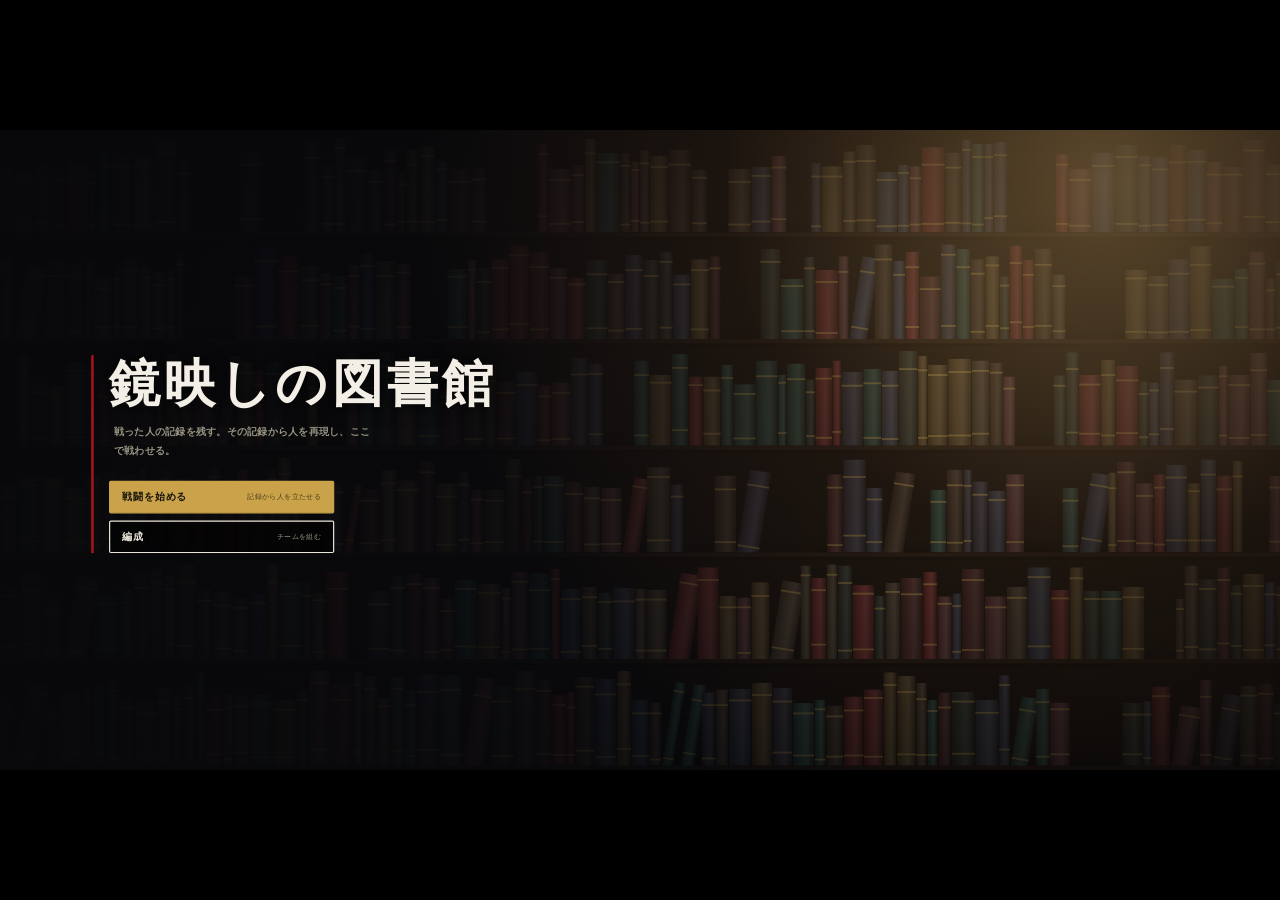
<file: index.html>
<!DOCTYPE html>
<html lang="ja">
<head>
<meta charset="UTF-8">
<meta name="viewport" content="width=device-width, initial-scale=1, maximum-scale=1, user-scalable=no, viewport-fit=cover">
<title>鏡映しの図書館</title>
<link rel="icon" href="assets/ui/icon-512.png" type="image/png" sizes="512x512">
<link rel="apple-touch-icon" href="assets/ui/icon-512.png">
<link rel="stylesheet" href="css/battle.css">
<link rel="stylesheet" href="css/frame.css">
<script>
try { if (sessionStorage.getItem('titleInk') === '1') document.documentElement.classList.add('ink-hold'); } catch (err) {}
</script>
<style>
body{font-family:"Yu Mincho","YuMincho","Hiragino Mincho ProN",serif;overflow:hidden;}
#shelves{position:fixed;inset:0;display:flex;flex-direction:column;background:#0d0a08;}
.shelf{flex:1;display:flex;align-items:flex-end;overflow:hidden;border-bottom:7px solid #1c140e;box-shadow:0 5px 0 #080605,inset 0 -10px 18px rgba(0,0,0,.45);padding-top:8px;}
.b{position:relative;flex:none;margin-right:1px;border-radius:2px 2px 0 0;background-image:linear-gradient(90deg,rgba(0,0,0,.4),rgba(255,255,255,0) 30%,rgba(255,255,255,.07) 62%,rgba(0,0,0,.45));}
.b i{position:absolute;left:0;right:0;height:3px;background:rgba(201,162,74,.5);}
.b.lean{transform:rotate(9deg);transform-origin:bottom left;margin-right:14px;}
.gap{flex:none;}
#dim{position:fixed;inset:0;pointer-events:none;
  background:
    linear-gradient(90deg,rgba(8,8,11,.94) 0%,rgba(8,8,11,.86) 42%,rgba(8,8,11,.35) 72%,rgba(8,8,11,.55) 100%),
    radial-gradient(ellipse at 50% 50%,rgba(0,0,0,0) 40%,rgba(0,0,0,.7) 100%);}
#lamp{position:fixed;inset:0;pointer-events:none;background:radial-gradient(circle at 86% 8%,rgba(255,196,110,.34),rgba(255,160,70,.08) 30%,rgba(0,0,0,0) 55%);mix-blend-mode:screen;animation:flick 6s ease-in-out infinite;}
#night{position:fixed;inset:0;background:#030304;pointer-events:none;animation:lightOn 2.2s ease-out .2s forwards;}
@keyframes lightOn{0%{opacity:1}35%{opacity:.82}42%{opacity:.95}60%{opacity:.5}100%{opacity:0}}
@keyframes flick{0%,100%{opacity:1}48%{opacity:.9}52%{opacity:1}70%{opacity:.94}}
.title{
  position:relative;z-index:2;height:100%;display:flex;align-items:center;
  padding:86px 154px 108px;pointer-events:none;
}
.lead{border-left:4px solid #b3141c;padding-left:26px;max-width:760px;pointer-events:auto;}
.lead h1{margin:0;font-weight:600;font-size:5.4rem;line-height:1.12;letter-spacing:.08em;text-shadow:0 2px 30px rgba(0,0,0,.9);}
.tag{margin:18px 0 0;color:#9a9684;font-size:1.02rem;line-height:1.9;max-width:28em;}
.lead nav{display:grid;gap:12px;margin-top:34px;max-width:380px;}
.lead a.btn{
  display:flex;justify-content:space-between;align-items:center;gap:18px;
  text-decoration:none;
  font-family:"Yu Gothic","YuGothic","Hiragino Sans",sans-serif;font-weight:900;
  font-size:1.05rem;letter-spacing:.08em;text-align:left;
  background:#c9a24a;border:2px solid #c9a24a;border-radius:3px;color:#17120a;
  padding:14px 20px;
}
.lead a.btn small{font-weight:400;font-size:.75rem;color:#4a3d18;letter-spacing:.04em;}
.lead a.btn:hover{background:#e0bb64;border-color:#e0bb64;color:#17120a;}
.lead a.btn.alt{background:rgba(0,0,0,.6);border-color:#ebe6d9;color:#ebe6d9;}
.lead a.btn.alt small{color:#9a9684;}
.lead a.btn.alt:hover{background:#ebe6d9;color:#0b0c10;}
.lead a.btn.alt:hover small{color:#444;}
@container screen (max-width:860px){
  .title{padding:65px 22px;}
  .lead{padding-left:18px;}
  #dim{background:linear-gradient(180deg,rgba(8,8,11,.9),rgba(8,8,11,.78));}
}
@media(prefers-reduced-motion:reduce){#night{animation:none;opacity:0}#lamp{animation:none}}
</style>
</head>
<body>
<div id="shelves" aria-hidden="true"></div>
<div id="dim"></div>
<div id="lamp"></div>
<div id="night"></div>
<svg id="ink-filter" width="0" height="0" aria-hidden="true">
  <filter id="goo" x="0" y="0" width="100%" height="100%" color-interpolation-filters="sRGB">
    <feGaussianBlur in="SourceGraphic" stdDeviation="9"/>
    <feColorMatrix values="1 0 0 0 0  0 1 0 0 0  0 0 1 0 0  0 0 0 30 -13"/>
  </filter>
</svg>
<div id="ink-cover"></div>
<canvas id="ink"></canvas>
<main class="title">
  <section class="lead">
    <h1>鏡映しの図書館</h1>
    <p class="tag">戦った人の記録を残す。その記録から人を再現し、ここで戦わせる。</p>
    <nav>
      <a class="btn" id="toBattle" href="戦闘.html">戦闘を始める <small>記録から人を立たせる</small></a>
      <a class="btn alt" id="toForm" href="編成.html">編成 <small>チームを組む</small></a>
    </nav>
  </section>
</main>
<script>
(function () {
  var host = document.getElementById('shelves');
  var palette = ['#3b1f1f','#2a2f3d','#3a3226','#1f3a33','#4a2a2e','#2b2b36','#4a3b22','#232a24','#5a2020','#33281f'];
  function rng(a) {
    return function () {
      a |= 0; a = a + 0x6D2B79F5 | 0;
      var t = Math.imul(a ^ a >>> 15, 1 | a);
      t = t + Math.imul(t ^ t >>> 7, 61 | t) ^ t;
      return ((t ^ t >>> 14) >>> 0) / 4294967296;
    };
  }
  function build() {
    host.innerHTML = '';
    var r = rng(20261114);
    var box = document.getElementById('screen');
    var n = Math.max(3, Math.round((box ? box.clientHeight : window.innerHeight) / 170));
    var width = (box ? box.clientWidth : window.innerWidth) + 60;
    for (var s = 0; s < n; s++) {
      var shelf = document.createElement('div');
      shelf.className = 'shelf';
      var used = 0;
      while (used < width) {
        if (r() < 0.06) {
          var gap = document.createElement('div');
          gap.className = 'gap';
          var gapW = 30 + Math.floor(r() * 60);
          gap.style.width = gapW + 'px';
          shelf.appendChild(gap);
          used += gapW;
          continue;
        }
        var bookW = 14 + Math.floor(r() * 26);
        var book = document.createElement('div');
        book.className = 'b' + (r() < 0.04 ? ' lean' : '');
        book.style.width = bookW + 'px';
        book.style.height = (62 + Math.floor(r() * 36)) + '%';
        book.style.backgroundColor = palette[Math.floor(r() * palette.length)];
        var line = document.createElement('i');
        line.style.top = (10 + Math.floor(r() * 10)) + '%';
        book.appendChild(line);
        if (r() < 0.7) {
          var line2 = document.createElement('i');
          line2.style.bottom = (8 + Math.floor(r() * 10)) + '%';
          book.appendChild(line2);
        }
        shelf.appendChild(book);
        used += bookW + 1;
      }
      host.appendChild(shelf);
    }
  }
  build();
  var wait;
  window.addEventListener('screenfit', build);
  window.addEventListener('resize', function () {
    clearTimeout(wait);
    wait = setTimeout(build, 200);
  });
  var night = document.getElementById('night');
  try {
    if (sessionStorage.getItem('titleInk') === '1' && night) {
      night.style.animation = 'none';
      night.style.opacity = '0';
    }
  } catch (err) {}
})();
</script>
<script src="js/frame.js"></script>
<script src="js/ink.js"></script>
<script>
(function () {
  var toBattle = document.getElementById('toBattle');
  if (toBattle) toBattle.addEventListener('click', function (ev) {
    if (window.matchMedia('(prefers-reduced-motion: reduce)').matches) return;
    ev.preventDefault();
    var go = function () {
      try { sessionStorage.setItem('battleInk', '1'); } catch (err) {}
      window.location.href = '戦闘.html';
    };
    if (window.playInkOut) window.playInkOut(go);
    else go();
  });
  var toForm = document.getElementById('toForm');
  if (toForm) toForm.addEventListener('click', function (ev) {
    if (window.matchMedia('(prefers-reduced-motion: reduce)').matches) return;
    ev.preventDefault();
    var go = function () {
      try { sessionStorage.setItem('formInk', '1'); } catch (err) {}
      window.location.href = '編成.html';
    };
    if (window.playInkOut) window.playInkOut(go);
    else go();
  });
  if (window.revealInk) window.revealInk('titleInk');
})();
</script>
</body>
</html>
</file>
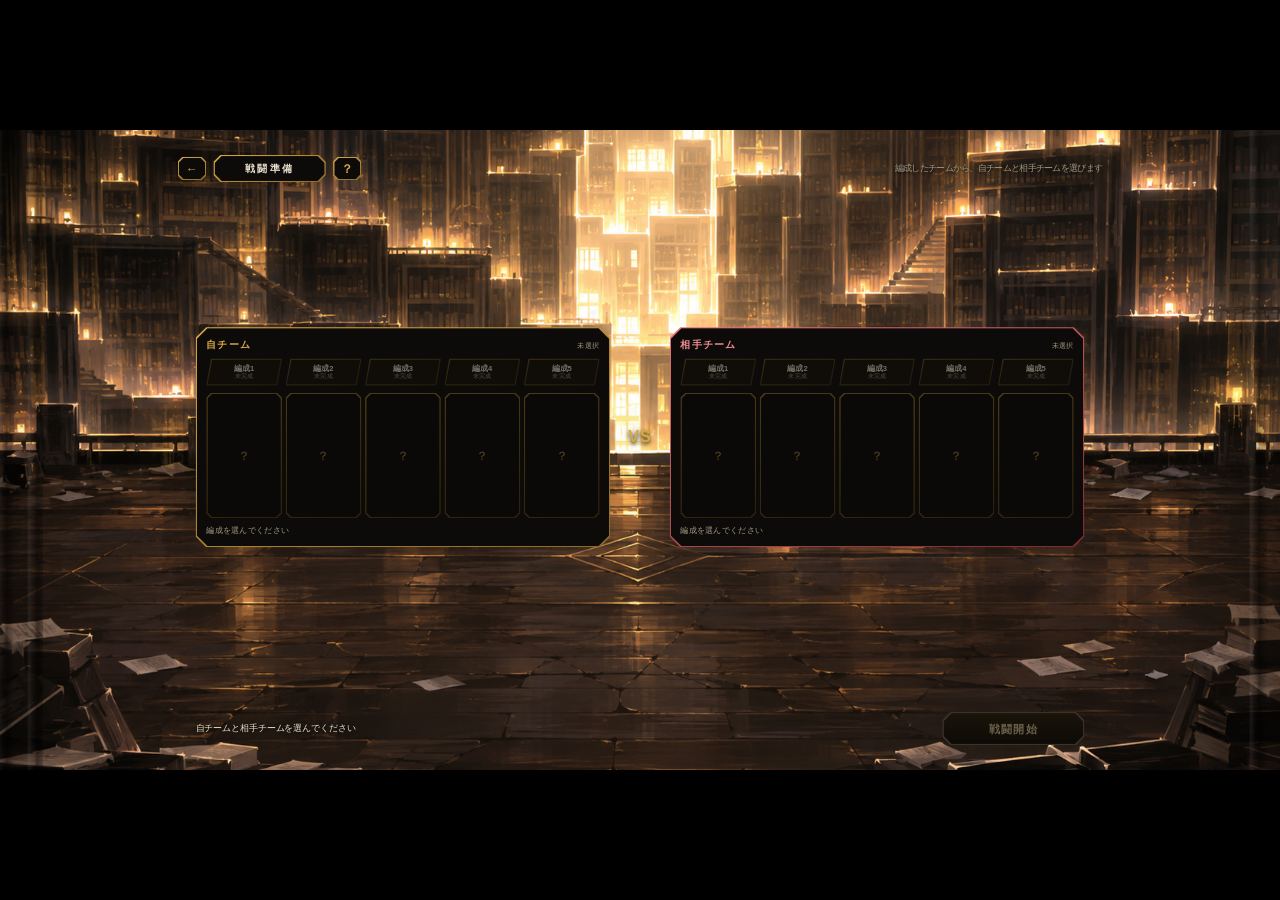
<file: 戦闘.html>
<!DOCTYPE html>
<html lang="ja">
<head>
<meta charset="UTF-8">
<meta name="viewport" content="width=device-width, initial-scale=1, maximum-scale=1, user-scalable=no, viewport-fit=cover">
<title>戦闘</title>
<link rel="icon" href="assets/ui/icon-512.png" type="image/png" sizes="512x512">
<link rel="apple-touch-icon" href="assets/ui/icon-512.png">
<script>
try { if (sessionStorage.getItem('battleInk') === '1') document.documentElement.classList.add('ink-hold'); } catch (err) {}
</script>
<link rel="stylesheet" href="css/battle.css">
<link rel="stylesheet" href="css/frame.css">
<style>
.prep{position:relative;z-index:1;max-width:1120px;margin:0 auto;padding:22px 20px 40px;display:grid;gap:18px;color:#ece4d0;font-family:"Yu Gothic","YuGothic","Hiragino Sans",sans-serif}
.prep .frame,.prep .frame>.in,dialog .frame,dialog .frame>.in{clip-path:polygon(var(--c,14px) 0,calc(100% - var(--c,14px)) 0,100% var(--c,14px),100% calc(100% - var(--c,14px)),calc(100% - var(--c,14px)) 100%,var(--c,14px) 100%,0 calc(100% - var(--c,14px)),0 var(--c,14px))}
.prep .frame,dialog .frame{--c:14px;background:linear-gradient(160deg,#d6a847,#8a6a25);padding:2px;border:0;color:inherit}
.prep .frame>.in,dialog .frame>.in{background:#0d0b09;width:100%;height:100%}
.prep .top{display:flex;align-items:center;gap:12px}
.prep .hintline{margin-left:auto;color:#a29a82;font-size:.9rem;text-shadow:0 1px 6px #000}
.prep .sq{--c:8px;width:48px;height:40px;cursor:pointer;text-decoration:none}
.prep .sq .in{display:grid;place-items:center;font-size:1.25rem;font-weight:900;color:#d6a847}
.prep .sq:hover .in{background:#2a200e}
.prep .title{--c:12px;min-width:190px}
.prep .title .in{padding:9px 26px;font-weight:900;font-size:1.1rem;letter-spacing:.14em;text-align:center}
.prep .duel{display:grid;grid-template-columns:minmax(0,1fr) 64px minmax(0,1fr);gap:12px;align-items:center}
.prep .side{--c:18px}
.prep .side>.in{padding:16px}
.prep .side.foe{background:linear-gradient(160deg,#e8737a,#7a2a30)}
.prep .side h2{margin:0 0 12px;font-size:1.05rem;font-weight:900;letter-spacing:.12em;display:flex;justify-content:space-between;align-items:baseline}
.prep .side h2 span{font-size:.78rem;font-weight:500;color:#a29a82;letter-spacing:.04em}
.prep .side.me h2{color:#d6a847}
.prep .side.foe h2{color:#f08c92}
.prep .pres{display:grid;grid-template-columns:repeat(5,minmax(0,1fr));gap:6px;margin-bottom:12px}
.prep .pre{--c:8px;height:46px;cursor:pointer;background:linear-gradient(160deg,#6a5120,#3a2c0f);padding:2px;border:0;color:#ece4d0;font:inherit}
.prep .pre,.prep .pre>.in{clip-path:polygon(8px 0,100% 0,calc(100% - 8px) 100%,0 100%)}
.prep .pre>.in{display:flex;flex-direction:column;align-items:center;justify-content:center;width:100%;height:100%;background:#14110c;font-weight:800;font-size:.8rem;letter-spacing:.04em;line-height:1.25}
.prep .pre small{font-weight:500;font-size:.64rem;color:#a29a82}
.prep .pre[aria-pressed="true"]{background:#f1cd7a}
.prep .pre[aria-pressed="true"]>.in{background:linear-gradient(90deg,#8a6420,#d6a847);color:#17110a}
.prep .pre[aria-pressed="true"] small{color:#3a2a0a}
.prep .foe .pre[aria-pressed="true"]{background:#f3a0a5}
.prep .foe .pre[aria-pressed="true"]>.in{background:linear-gradient(90deg,#7a2a30,#e0505a);color:#fff}
.prep .foe .pre[aria-pressed="true"] small{color:#ffd9db}
.prep .pre:disabled{cursor:not-allowed;opacity:.45}
.prep .mini{display:grid;grid-template-columns:repeat(5,minmax(0,1fr));gap:6px}
.prep .m{--c:8px;aspect-ratio:2/3.3;position:relative}
.prep .m>.in{position:relative;overflow:hidden;background:#0b0907}
.prep .m img{width:100%;height:100%;object-fit:contain;object-position:center bottom}
.prep .m.empty{background:linear-gradient(160deg,#4a3a16,#2c200b)}
.prep .m.empty .in{display:grid;place-items:center;color:#5a4a22;font-size:1.3rem}
.prep .pl{position:absolute;left:0;right:0;bottom:0;padding:18px 3px 5px;text-align:center;background:linear-gradient(0deg,rgba(0,0,0,.92) 35%,rgba(0,0,0,0))}
.prep .pl b{display:block;font-size:.78rem;letter-spacing:.03em}
.prep .pl small{font-size:.62rem}
.prep .sum{margin-top:12px;font-size:.86rem;color:#a29a82;min-height:1.4em}
.prep .sum b{color:#ece4d0}
.prep .vs{text-align:center;font-weight:900;font-size:1.7rem;letter-spacing:.06em;color:#d6a847;text-shadow:0 0 18px rgba(214,168,71,.6),0 2px 8px #000}
.prep .go{display:flex;flex-wrap:wrap;align-items:center;justify-content:space-between;gap:12px}
.prep .msg{font-size:.92rem;text-shadow:0 1px 8px #000;min-height:1.4em}
.prep .confirm{--c:14px;height:56px;min-width:240px;cursor:pointer;background:linear-gradient(160deg,#f1cd7a,#9a7428)}
.prep .confirm .in{display:grid;place-items:center;font-weight:900;font-size:1.15rem;letter-spacing:.16em;color:#d6a847;background:linear-gradient(180deg,#1a140a,#0d0a06)}
.prep .confirm:disabled{background:#3a3326;cursor:default}
.prep .confirm:disabled .in{color:#6b624c}
.prep .confirm:not(:disabled):hover .in{background:#2a200e}
.prep .at-slash{color:#e07070}.prep .at-pierce{color:#7eb0ff}.prep .at-blunt{color:#e6c44a}
#screen[data-layout="desk"] .stage-bg{background-position:center 36%;background-size:cover}
#screen[data-layout="desk"] .prep{max-width:none;margin:0;padding:0;display:block;overflow:hidden}
#screen[data-layout="desk"] .prep .top{
  position:absolute;top:42px;left:50%;width:1560px;transform:translateX(-50%);z-index:2
}
#screen[data-layout="desk"] .prep .duel{
  position:absolute;left:50%;top:48%;width:1500px;transform:translate(-50%,-50%);
  grid-template-columns:minmax(0,1fr) 84px minmax(0,1fr);gap:8px;z-index:2
}
#screen[data-layout="desk"] .prep .go{
  position:absolute;left:50%;bottom:42px;width:1500px;transform:translateX(-50%);z-index:2
}
#screen[data-layout="desk"] .prep .m img{object-fit:contain;object-position:center bottom}
dialog{border:0;padding:0;background:none;color:#ece4d0;max-width:560px;width:100%;max-height:900px;overflow:visible}
dialog::backdrop{background:rgba(0,0,0,.7)}
#rules>.frame{max-height:900px;box-sizing:border-box;display:flex;flex-direction:column;overflow:hidden}
#rules>.frame>.in{height:auto;max-height:860px;box-sizing:border-box;display:flex;flex-direction:column;min-height:0;padding:20px 22px 16px;overflow:hidden}
#rules .rules-scroll{flex:1 1 auto;min-height:0;overflow-x:hidden;overflow-y:auto;scrollbar-width:none;-ms-overflow-style:none}
#rules .rules-scroll::-webkit-scrollbar{width:0;height:0;display:none}
#rules .rules-foot{flex:0 0 auto;display:flex;justify-content:flex-end;padding-top:14px}
dialog h3{margin:0 0 12px;font-size:1.1rem;letter-spacing:.14em;color:#d6a847}
dialog ol{margin:0;padding-left:1.4em;line-height:1.8;font-size:.92rem}
dialog .close{--c:10px;height:40px;min-width:120px;cursor:pointer}
dialog .close .in{display:grid;place-items:center;font-weight:800;background:#14110c;color:#ece4d0}
@container screen (max-width:860px){
  .prep .duel{grid-template-columns:1fr;gap:6px}
  .prep .vs{font-size:1.2rem}
  .prep .hintline{display:none}
  .prep .go{justify-content:center}
  .prep .msg{text-align:center;width:100%}
}
</style>
</head>
<body>
<div class="stage-bg" aria-hidden="true"><img class="stage-bg-art" src="assets/bg/battle.png" alt=""></div>

<div id="setup" class="prep">
  <div class="top">
    <a class="frame sq" href="index.html" aria-label="戻る"><span class="in">←</span></a>
    <div class="frame title"><div class="in">戦闘準備</div></div>
    <button type="button" class="frame sq" id="helpBtn" aria-label="ルールを見る"><span class="in">？</span></button>
    <span class="hintline">編成したチームから、自チームと相手チームを選びます</span>
  </div>
  <div class="duel">
    <section class="frame side me" aria-label="自チーム"><div class="in" id="me"></div></section>
    <div class="vs" aria-hidden="true">VS</div>
    <section class="frame side foe" aria-label="相手チーム"><div class="in" id="foe"></div></section>
  </div>
  <div class="go">
    <div class="msg" id="msg" aria-live="polite"></div>
    <button type="button" class="frame confirm" id="startBtn" disabled><span class="in">戦闘開始</span></button>
  </div>
</div>
<dialog id="rules" aria-labelledby="rulesTitle">
  <div class="frame"><div class="in">
    <div class="rules-scroll">
    <h3 id="rulesTitle">ルール</h3>
    <ol>
      <li>各キャラは戦術スキル4つと通常の防御スキル1つを持つ。幕の開始時、速度ダイスごとに戦術スキルが2つ出る。</li>
      <li>出た2つから1つを押すと選択中になる。その状態で相手の速度ダイスを押すと、使うスキルと狙いが決まる。歯車で幕を進める。</li>
      <li>枠下の頭を押すと、その速度の下のスキルが通常の防御スキルに替わる。もう一度押すと、もとから入っていたスキルに戻る。</li>
      <li>速度ダイスはそれぞれ相手のダイスを1つ狙う。互いに狙い合うとマッチ。狙った相手のダイスより速ければ、それが別を狙っていても割り込んでマッチになる。それ以外は一方攻撃。通常の防御スキル同士がこの形になるときは相殺で、水色の双方向の矢印と「相殺」が付く。</li>
      <li>速い順に処理する。同速のときはマッチと相殺を先に処理する。</li>
      <li>攻撃同士は出目の差。同じ出目はどちらかが負けるまで振り直す。戦術スキルの防御ダイス同士は相殺で、マッチにならない。防御は差を受け、回避が勝つと残りで次のダイスに対抗する。</li>
      <li>マッチ可能防御スキルは、通常の防御スキルやマッチ可能防御スキルとマッチにならず、双方が一方攻撃のままになる。戦術スキルとのマッチに勝つと、そのダイスの威力と、相手のダイスが尽きたあとに残ったダイスを振り、威力だけSANダメージを与える。対象のSANが無いか0なら、威力の半分だけHPダメージになる。マッチに負けると、全ダイスのd値を1にしてから通常の防御として処理する。</li>
      <li>通常の防御スキルを選んでいる速度が、戦術スキルの一方攻撃を受けると、双方のダイスを順に振る。ダメージは攻撃の威力から防御の威力を引いたもので、0未満にはならない。</li>
      <li>脆弱×2、弱点×1.5、普通×1、耐性×0.5、無効×0。端数は切り捨て。混乱抵抗も同じだけ減る。</li>
      <li>混乱すると、速度ダイスは灰色になって残り、その幕の残りと次の幕は行動できない。受けるダメージの抵抗はすべて脆弱になる。その次の幕の開始時に戻る。</li>
      <li>精神力が最大の25%以下で幕が始まると、士気低下が起きる。束縛は速度を、武装解除は守備スキルの出目を、虚弱は戦術スキルの出目を、それぞれ数値ぶん下げる。脆弱は受けたダイスのHPダメージを数値ぶん増やす。どれも最大10で、幕ごとに1減る。</li>
    </ol>
    </div>
    <div class="rules-foot">
      <button type="button" class="frame close" id="rulesClose"><span class="in">閉じる</span></button>
    </div>
  </div></div>
</dialog>

<div id="field" class="field hidden">
  <header class="field-bar">
    <button type="button" id="restart">戻る</button>
    <div class="scenehead"><strong id="turnLine">第1幕</strong></div>
    <button type="button" class="ghost" id="logToggle">記録</button>
  </header>
  <div id="stage" class="stage">
    <div id="camera" class="camera">
      <img class="stage-ground" src="assets/bg/ground.png" alt="">
      <div id="allyWing" class="wing left"></div>
      <div id="foeWing" class="wing right"></div>
      <div id="fx" class="fxlayer" aria-hidden="true"></div>
    </div>
    <div id="center" class="center"></div>
    <svg id="arrows" class="arrows" aria-hidden="true"></svg>
    <div id="intel" class="intel hidden"></div>
  </div>
  <div id="allyPlates" class="plates left"></div>
  <div id="foePlates" class="plates right"></div>
  <footer class="dock">
    <div class="dock-side"></div>
    <div id="handbar" class="handbar"></div>
    <div class="dock-side"></div>
  </footer>
  <aside id="sheet" class="sheet hidden"></aside>
</div>

<svg id="ink-filter" width="0" height="0" aria-hidden="true">
  <filter id="goo" x="0" y="0" width="100%" height="100%" color-interpolation-filters="sRGB">
    <feGaussianBlur in="SourceGraphic" stdDeviation="9"/>
    <feColorMatrix values="1 0 0 0 0  0 1 0 0 0  0 0 1 0 0  0 0 0 30 -13"/>
  </filter>
</svg>
<div id="ink-cover"></div>
<canvas id="ink"></canvas>
<div id="curtain" class="curtain" aria-hidden="true">
  <div class="curtain-panel left"></div>
  <div class="curtain-panel right"></div>
</div>
<div id="banner" class="banner" aria-live="polite"></div>

<aside id="logdock" class="logdock hidden">
  <div class="logdock-head">
    <h3>戦闘記録</h3>
    <button type="button" id="logClose">閉じる</button>
  </div>
  <div class="logdock-body">
    <div id="log" class="log"></div>
    <h3>相手のスキル</h3>
    <div id="enemyHand"></div>
  </div>
</aside>

<script src="js/characters.js"></script>
<script src="js/characters/keeper.js"></script>
<script src="js/characters/echo.js"></script>
<script src="js/characters/shell.js"></script>
<script src="js/characters/magdeburg.js"></script>
<script src="js/characters/parensaran.js"></script>
<script src="js/characters/nagel.js"></script>
<script src="js/characters/owen.js"></script>
<script src="js/data.js"></script>
<script src="js/rules.js"></script>
<script src="js/battle.js"></script>
<script src="js/frame.js"></script>
<script src="js/ink.js"></script>
<script>
(function () {
  var back = document.querySelector('#setup a.sq');
  if (back) back.addEventListener('click', function (ev) {
    if (window.matchMedia('(prefers-reduced-motion: reduce)').matches) return;
    ev.preventDefault();
    var go = function () {
      try { sessionStorage.setItem('titleInk', '1'); } catch (err) {}
      window.location.href = 'index.html';
    };
    if (window.playInkOut) window.playInkOut(go);
    else go();
  });
  if (window.revealInk) window.revealInk('battleInk');
})();
</script>
</body>
</html>
</file>
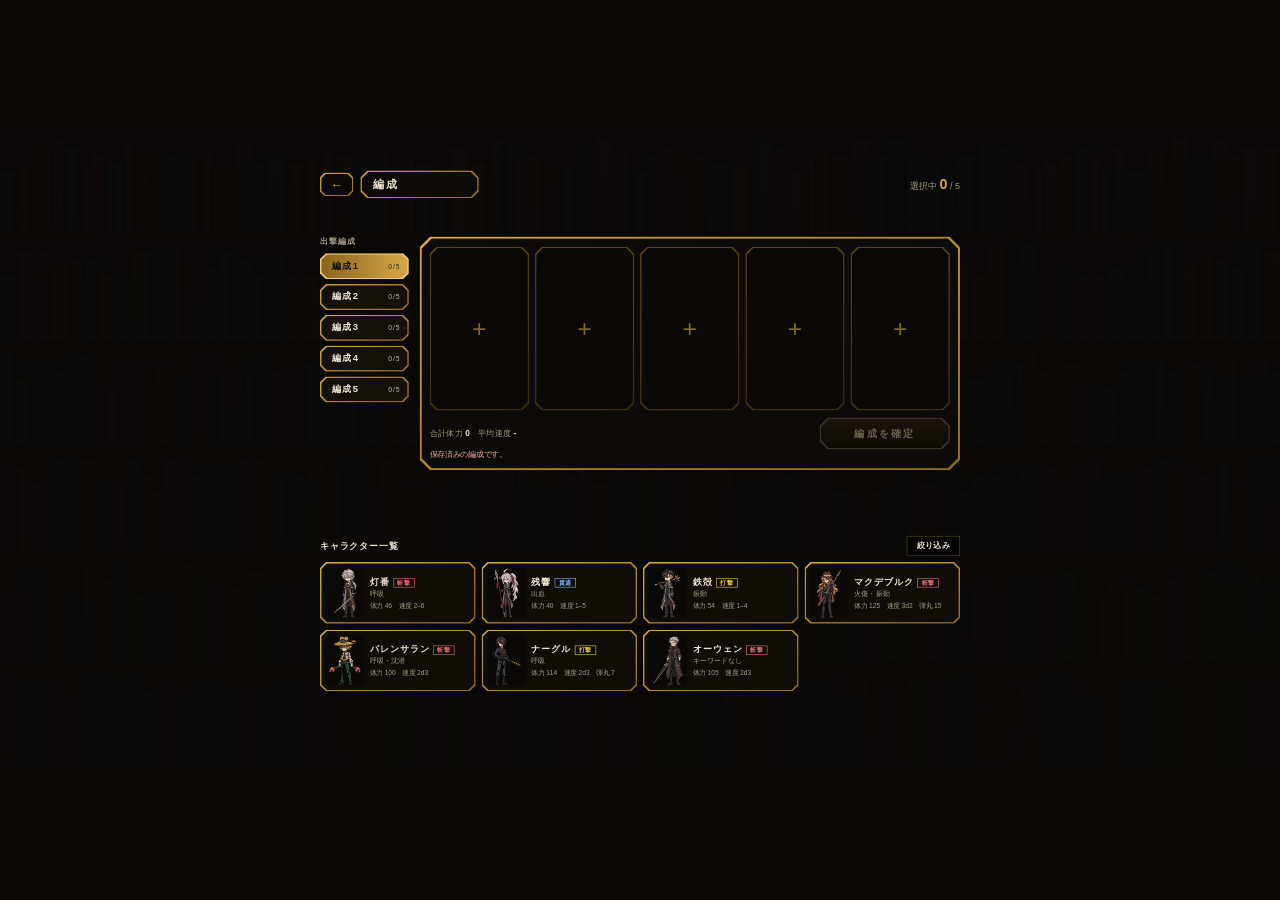
<file: 編成.html>
<!DOCTYPE html>
<html lang="ja">
<head>
<meta charset="UTF-8">
<meta name="viewport" content="width=device-width, initial-scale=1, maximum-scale=1, user-scalable=no, viewport-fit=cover">
<title>編成</title>
<link rel="icon" href="assets/ui/icon-512.png" type="image/png" sizes="512x512">
<link rel="apple-touch-icon" href="assets/ui/icon-512.png">
<link rel="stylesheet" href="css/frame.css">
<script>
try { if (sessionStorage.getItem('formInk') === '1') document.documentElement.classList.add('ink-hold'); } catch (err) {}
</script>
<style>
:root{
  --bg:#0a0908; --in:#0d0b09; --text:#ece4d0; --dim:#a29a82; --gold:#d6a847; --gold2:#8a6a25; --wood:#1c140e; --c:14px;
}
*{box-sizing:border-box}
body{margin:0;background:var(--bg);color:var(--text);font-family:"Yu Gothic","YuGothic","Hiragino Sans",sans-serif}
#shelves{position:fixed;inset:0;display:flex;flex-direction:column;background:#0d0a08;opacity:.5}
.shelf{flex:1;display:flex;align-items:flex-end;overflow:hidden;border-bottom:7px solid var(--wood);padding-top:8px}
.b{flex:none;margin-right:1px;border-radius:2px 2px 0 0;background-image:linear-gradient(90deg,rgba(0,0,0,.4),rgba(255,255,255,0) 30%,rgba(255,255,255,.07) 62%,rgba(0,0,0,.45))}
#dim{position:fixed;inset:0;pointer-events:none;background:linear-gradient(180deg,rgba(8,7,6,.85),rgba(8,7,6,.94))}
.frame,.frame>.in{clip-path:polygon(var(--c) 0,calc(100% - var(--c)) 0,100% var(--c),100% calc(100% - var(--c)),calc(100% - var(--c)) 100%,var(--c) 100%,0 calc(100% - var(--c)),0 var(--c))}
.frame{background:linear-gradient(160deg,var(--gold),var(--gold2));padding:2px;border:0;font:inherit;color:inherit}
.frame>.in{background:var(--in);width:100%;height:100%}
.wrap{position:relative;z-index:2;max-width:1120px;margin:0 auto;padding:22px 20px 40px;display:grid;gap:18px}
.top{display:flex;align-items:center;gap:12px}
.back{--c:8px;width:56px;height:40px;cursor:pointer;text-decoration:none}
.back .in{display:grid;place-items:center;font-size:1.3rem;color:var(--gold)}
.title{--c:12px;min-width:200px}
.title .in{padding:9px 28px 9px 20px;font-weight:900;font-size:1.15rem;letter-spacing:.14em}
.count{margin-left:auto;color:var(--dim);font-size:.95rem}
.count b{color:var(--gold);font-size:1.5rem}
.stage{display:grid;grid-template-columns:150px minmax(0,1fr);gap:18px;align-items:start}
.presets{display:grid;gap:8px}
.presets h2{margin:0 0 2px;font-size:.85rem;font-weight:700;color:var(--dim);letter-spacing:.1em}
.pre{width:100%;height:44px;cursor:pointer;--c:10px}
.pre .in{display:flex;align-items:center;padding-left:18px;font-weight:800;letter-spacing:.1em;color:var(--text);background:#14110c}
.pre[aria-pressed="true"]{background:#f1cd7a}
.pre[aria-pressed="true"] .in{background:linear-gradient(90deg,#8a6420,#d6a847);color:#17110a}
.pre small{margin-left:auto;margin-right:12px;font-weight:500;font-size:.72rem;opacity:.8}
.panel{--c:18px;padding:3px}
.panel>.in{padding:14px}
.slots{display:grid;grid-template-columns:repeat(5,minmax(0,1fr));gap:10px}
.slot{--c:12px;aspect-ratio:2/3.3;position:relative;cursor:default}
.slot>.in{position:relative;overflow:hidden}
.slot img{width:100%;height:100%;object-fit:contain;object-position:center bottom;background:#100c0a}
.slot.empty{cursor:pointer;background:linear-gradient(160deg,#5a4519,#3a2c0f)}
.slot.empty .in{display:grid;place-items:center;font-size:2.6rem;color:#7d6630;background:#0b0907}
.slot.empty:hover .in{color:var(--gold);background:#16110a}
.plate{position:absolute;left:0;right:0;bottom:0;padding:26px 6px 8px;text-align:center;background:linear-gradient(0deg,rgba(0,0,0,.92) 35%,rgba(0,0,0,0))}
.plate b{display:block;font-size:.95rem;letter-spacing:.06em}
.plate small{color:var(--dim);font-size:.68rem}
.ops{position:absolute;top:6px;left:6px;right:6px;display:flex;justify-content:space-between;z-index:2}
.ops button{font-weight:900;font-size:.75rem;color:var(--text);background:rgba(8,7,6,.8);border:1px solid #5a4a22;width:24px;height:24px;border-radius:3px;cursor:pointer;padding:0}
.ops button:hover:not(:disabled){border-color:var(--gold);color:var(--gold)}
.ops button:disabled{opacity:.3;cursor:default}
.ops .mv{display:flex;gap:3px}
.slot.pop{animation:pop .35s ease-out}
@keyframes pop{0%{transform:translateY(12px) scale(.97);opacity:0}100%{transform:none;opacity:1}}
.bar{display:flex;flex-wrap:wrap;gap:8px 24px;align-items:center;justify-content:space-between;margin-top:12px;font-size:.88rem;color:var(--dim)}
.bar b{color:var(--text);font-weight:700}
.hint{color:#e8a9a0;min-height:1.3em;font-size:.82rem}
.confirm{--c:14px;height:54px;min-width:220px;cursor:pointer;background:linear-gradient(160deg,#f1cd7a,#9a7428)}
.confirm .in{display:grid;place-items:center;font-weight:900;font-size:1.1rem;letter-spacing:.14em;color:var(--gold);background:linear-gradient(180deg,#1a140a,#0d0a06)}
.confirm:disabled{background:#3a3326;cursor:default}
.confirm:disabled .in{color:#6b624c}
.confirm:not(:disabled):hover .in{background:#2a200e}
.tray h2{margin:0 0 10px;display:flex;flex-wrap:wrap;gap:10px;align-items:center;font-size:.95rem;letter-spacing:.1em}
.filter{position:relative;margin-left:auto}
.filter-btn{
  font:inherit;font-weight:800;font-size:.82rem;letter-spacing:.08em;color:var(--text);
  background:rgba(0,0,0,.55);border:1.5px solid #5a4a22;padding:7px 16px;cursor:pointer;
}
.filter-btn[aria-expanded="true"],.filter-btn.on{background:var(--gold);color:#17110a;border-color:var(--gold)}
.filter-list{
  position:absolute;right:0;top:calc(100% + 8px);z-index:5;width:240px;
  background:#14110c;border:1px solid var(--gold);padding:10px 10px 12px;
  box-shadow:0 12px 28px rgba(0,0,0,.55);
}
.filter-list p{margin:8px 0 6px;color:var(--dim);font-size:.72rem;letter-spacing:.12em}
.filter-list p:first-child{margin-top:0}
.filter-list button{
  display:block;width:100%;text-align:left;margin:0 0 4px;padding:7px 10px;
  font:inherit;font-size:.86rem;color:var(--text);background:transparent;
  border:1px solid transparent;cursor:pointer;
}
.filter-list button[aria-pressed="true"]{border-color:var(--gold);color:#17110a;background:var(--gold)}
.filter-list button:hover{border-color:#5a4a22}
.filter-list .clear{margin-top:8px;color:var(--dim);border-color:#3a3326}
.roster{display:grid;grid-template-columns:repeat(auto-fill,minmax(220px,1fr));gap:10px}
.card{--c:10px;cursor:pointer;text-align:left}
.card>.in{display:grid;grid-template-columns:64px 1fr;gap:10px;align-items:center;padding:8px 10px 8px 8px;position:relative;background:#100d09}
.card:hover>.in{background:#1d160b}
.card .th{width:64px;height:84px;overflow:hidden;background:#0b0907}
.card .th img{width:100%;height:100%;object-fit:contain;object-position:center bottom}
.card .nm{font-weight:800;letter-spacing:.05em}
.card .rl{display:inline-block;margin-left:6px;font-size:.68rem;font-weight:700;padding:0 6px;border:1px solid currentColor}
.card .sk{display:block;font-size:.72rem;color:var(--dim);margin:2px 0}
.card .sx{font-size:.7rem;color:var(--dim)}
.card.on>.in{background:#2a1f0a}
.card.on{background:linear-gradient(160deg,#f1cd7a,#b88a30)}
.card .bd{position:absolute;top:5px;right:8px;font-size:.7rem;font-weight:900;color:#17110a;background:var(--gold);padding:0 7px}
.card.full:not(.on){opacity:.4}
.at-slash{color:#e07070}
.at-pierce{color:#7eb0ff}
.at-blunt{color:#e6c44a}
#toast{position:fixed;left:50%;bottom:24px;transform:translate(-50%,20px);background:#14110c;border:1px solid var(--gold);padding:10px 20px;font-size:.9rem;opacity:0;pointer-events:none;transition:opacity .25s,transform .25s;z-index:9}
#toast.on{opacity:1;transform:translate(-50%,0)}
@container screen (max-width:820px){
  .stage{grid-template-columns:1fr}
  .presets{grid-template-columns:repeat(5,minmax(0,1fr))}
  .presets h2{display:none}
  .pre{height:38px}
  .pre .in{padding:0;justify-content:center;font-size:.8rem;letter-spacing:0}
  .pre small{display:none}
  .panel>.in{padding:8px}
  .slots{gap:5px}
  .plate b{font-size:.72rem}
  .plate small{display:none}
}
@media(prefers-reduced-motion:reduce){.slot.pop{animation:none}}
</style>
</head>
<body>
<div id="shelves" aria-hidden="true"></div>
<div id="dim"></div>
<div class="wrap">
  <div class="top">
    <a class="frame back" href="index.html" aria-label="戻る"><span class="in">←</span></a>
    <div class="frame title"><div class="in">編成</div></div>
    <div class="count" aria-live="polite">選択中 <b id="cnt">0</b> / 5</div>
  </div>
  <div class="stage">
    <div class="presets" id="presets" role="group" aria-label="編成の切り替え"></div>
    <div>
      <div class="frame panel"><div class="in">
        <div class="slots" id="slots"></div>
        <div class="bar">
          <div id="sum"></div>
          <button class="frame confirm" id="ok" type="button" disabled><span class="in">編成を確定</span></button>
        </div>
        <div class="hint" id="hint" aria-live="polite"></div>
      </div></div>
    </div>
  </div>
  <section class="tray" id="tray">
    <h2>キャラクター一覧
      <span class="filter">
        <button type="button" class="filter-btn" id="filterBtn" aria-expanded="false" aria-controls="filterList">絞り込み</button>
        <div class="filter-list" id="filterList" hidden></div>
      </span>
    </h2>
    <div class="roster" id="roster"></div>
  </section>
</div>
<svg id="ink-filter" width="0" height="0" aria-hidden="true">
  <filter id="goo" x="0" y="0" width="100%" height="100%" color-interpolation-filters="sRGB">
    <feGaussianBlur in="SourceGraphic" stdDeviation="9"/>
    <feColorMatrix values="1 0 0 0 0  0 1 0 0 0  0 0 1 0 0  0 0 0 30 -13"/>
  </filter>
</svg>
<div id="ink-cover"></div>
<canvas id="ink"></canvas>
<div id="toast" role="status" aria-live="polite"></div>
<script src="js/characters.js"></script>
<script src="js/characters/keeper.js"></script>
<script src="js/characters/echo.js"></script>
<script src="js/characters/shell.js"></script>
<script src="js/characters/magdeburg.js"></script>
<script src="js/characters/parensaran.js"></script>
<script src="js/characters/nagel.js"></script>
<script src="js/characters/owen.js"></script>
<script src="js/data.js"></script>
<script>
(function () {
  var ATTACKS = ['slash', 'pierce', 'blunt'];
  var saved = readFormation();
  var presets = saved.presets.map(function (team) { return team.slice(); });
  var cur = saved.current;
  var baseline = JSON.stringify({ presets: presets, current: cur });
  var attacks = [];
  var words = [];
  var open = false;
  var lastAdded = null;
  var roster = ROSTER_IDS.filter(function (id) { return ROSTER[id].team !== 'off'; });

  function $(id) { return document.getElementById(id); }
  function team() { return presets[cur]; }
  function esc(s) {
    return String(s == null ? '' : s).replace(/[&<>"']/g, function (c) {
      return ({ '&': '&amp;', '<': '&lt;', '>': '&gt;', '"': '&quot;', "'": '&#39;' })[c];
    });
  }
  function draft() {
    return JSON.stringify({ presets: presets, current: cur });
  }
  function dirty() { return draft() !== baseline; }
  function save() {
    writeFormation({ presets: presets, current: cur });
    baseline = draft();
  }
  function matches(unit) {
    if (attacks.length && attacks.indexOf(unit.attack) < 0) return false;
    if (!words.length) return true;
    return words.some(function (word) { return unit.keywords.indexOf(word) >= 0; });
  }
  function say(message) {
    var toast = $('toast');
    toast.textContent = message;
    toast.classList.add('on');
    clearTimeout(say.timer);
    say.timer = setTimeout(function () { toast.classList.remove('on'); }, 1800);
  }

  function renderPresets() {
    $('presets').innerHTML = '<h2>出撃編成</h2>' + presets.map(function (group, i) {
      return '<button type="button" class="frame pre" data-pre="' + i + '" aria-pressed="' + (i === cur) + '"><span class="in">編成' + (i + 1) + '<small>' + group.length + '/5</small></span></button>';
    }).join('');
  }

  function renderFilter() {
    var labels = attacks.map(function (key) { return ATTACK_LABEL[key]; }).concat(words);
    var btn = $('filterBtn');
    btn.textContent = labels.length ? labels.join('・') : '絞り込み';
    btn.classList.toggle('on', labels.length > 0);
    btn.setAttribute('aria-expanded', open ? 'true' : 'false');
    $('filterList').hidden = !open;
    var attackBtns = ATTACKS.map(function (key) {
      return '<button type="button" data-attack="' + key + '" aria-pressed="' + (attacks.indexOf(key) >= 0) + '">' + ATTACK_LABEL[key] + '</button>';
    }).join('');
    var wordBtns = KEYWORDS.map(function (word) {
      return '<button type="button" data-word="' + word + '" aria-pressed="' + (words.indexOf(word) >= 0) + '">' + word + '</button>';
    }).join('');
    $('filterList').innerHTML = '<p>攻撃タイプ</p>' + attackBtns + '<p>キーワード</p>' + wordBtns +
      '<button type="button" class="clear" data-clear="1">解除</button>';
  }

  function renderRoster() {
    var picked = team();
    var full = picked.length >= 5;
    $('roster').innerHTML = roster.filter(function (id) { return matches(ROSTER[id]); }).map(function (id) {
      var unit = ROSTER[id];
      var index = picked.indexOf(id);
      var on = index >= 0;
      var tags = unit.keywords.length ? unit.keywords.join('・') : 'キーワードなし';
      var attackName = ATTACK_LABEL[unit.attack] || '未設定';
      var bullets = unit.bullets == null ? '' : '　弾丸 ' + unit.bullets;
      return '<button type="button" class="frame card' + (on ? ' on' : '') + (full ? ' full' : '') + '" data-id="' + esc(id) + '" aria-pressed="' + on + '"><span class="in">' +
        (on ? '<span class="bd">' + (index + 1) + '番</span>' : '') +
        '<span class="th"><img src="' + esc(unit.portrait) + '" alt=""></span><span>' +
        '<span class="nm">' + esc(unit.name) + '</span><span class="rl' + (ATTACK_LABEL[unit.attack] ? ' at-' + unit.attack : '') + '">' + attackName + '</span>' +
        '<span class="sk">' + esc(tags) + '</span>' +
        '<span class="sx">体力 ' + unit.hp + '　速度 ' + unit.speedText + bullets + '</span></span></span></button>';
    }).join('') || '<p class="hint">該当するキャラはいません。</p>';
  }

  function renderSlots() {
    var picked = team();
    var html = '';
    for (var i = 0; i < 5; i++) {
      var id = picked[i];
      var unit = id ? ROSTER[id] : null;
      if (unit) {
        html += '<div class="frame slot' + (id === lastAdded ? ' pop' : '') + '"><div class="in">' +
          '<img src="' + esc(unit.portrait) + '" alt="">' +
          '<div class="ops"><span class="mv"><button type="button" data-up="' + i + '" aria-label="' + esc(unit.name) + 'を左へ"' + (i === 0 ? ' disabled' : '') + '>◀</button>' +
          '<button type="button" data-dn="' + i + '" aria-label="' + esc(unit.name) + 'を右へ"' + (i === picked.length - 1 ? ' disabled' : '') + '>▶</button></span>' +
          '<button type="button" data-rm="' + i + '" aria-label="' + esc(unit.name) + 'を外す">×</button></div>' +
          '<div class="plate"><b>' + esc(unit.name) + '</b><small class="' + (ATTACK_LABEL[unit.attack] ? 'at-' + unit.attack : '') + '">' + (ATTACK_LABEL[unit.attack] || '未設定') + '</small></div></div></div>';
      } else {
        html += '<button type="button" class="frame slot empty" data-add="1" aria-label="空き枠"><span class="in">+</span></button>';
      }
    }
    $('slots').innerHTML = html;
    var members = picked.map(function (key) { return ROSTER[key]; });
    var hp = members.reduce(function (sum, unit) { return sum + unit.hp; }, 0);
    var speed = members.length
      ? (members.reduce(function (sum, unit) { return sum + (unit.speedMin + unit.speedMax) / 2; }, 0) / members.length).toFixed(1)
      : '-';
    $('sum').innerHTML = '合計体力 <b>' + hp + '</b>　平均速度 <b>' + speed + '</b>';
    $('hint').textContent = dirty() ? '確定するまで保存されません。戻ると、今回の変更は消えます。' : '保存済みの編成です。';
    $('cnt').textContent = picked.length;
    $('ok').disabled = !dirty();
  }

  function render() {
    renderPresets();
    renderFilter();
    renderRoster();
    renderSlots();
    lastAdded = null;
  }

  function toggle(list, value) {
    var index = list.indexOf(value);
    if (index >= 0) list.splice(index, 1);
    else list.push(value);
  }

  document.addEventListener('click', function (ev) {
    var button = ev.target.closest('button');
    if (!ev.target.closest('.filter')) {
      if (open) { open = false; renderFilter(); }
    }
    if (!button) return;
    var picked = team();
    if (button.id === 'filterBtn') {
      open = !open;
      renderFilter();
      return;
    }
    if (button.getAttribute('data-clear')) {
      attacks = [];
      words = [];
      render();
      return;
    }
    if (button.getAttribute('data-attack')) {
      toggle(attacks, button.getAttribute('data-attack'));
      render();
      return;
    }
    if (button.getAttribute('data-word')) {
      toggle(words, button.getAttribute('data-word'));
      render();
      return;
    }
    if (button.getAttribute('data-pre') != null) {
      cur = Number(button.getAttribute('data-pre'));
      render();
      return;
    }
    if (button.getAttribute('data-id') != null) {
      var id = button.getAttribute('data-id');
      var index = picked.indexOf(id);
      if (index >= 0) picked.splice(index, 1);
      else if (picked.length < 5) { picked.push(id); lastAdded = id; }
      else say('5人まで選べます。誰かを外してください');
      render();
      return;
    }
    if (button.getAttribute('data-add')) {
      $('tray').scrollIntoView({ behavior: 'smooth', block: 'start' });
      say('一覧からキャラクターを選んでください');
      return;
    }
    if (button.getAttribute('data-rm') != null) {
      picked.splice(Number(button.getAttribute('data-rm')), 1);
      render();
      return;
    }
    if (button.getAttribute('data-up') != null) {
      var up = Number(button.getAttribute('data-up'));
      if (up > 0) { var left = picked[up]; picked[up] = picked[up - 1]; picked[up - 1] = left; render(); }
      return;
    }
    if (button.getAttribute('data-dn') != null) {
      var down = Number(button.getAttribute('data-dn'));
      if (down < picked.length - 1) { var right = picked[down]; picked[down] = picked[down + 1]; picked[down + 1] = right; render(); }
    }
  });

  $('ok').addEventListener('click', function () {
    if (!dirty()) return;
    save();
    say('編成を保存しました');
    render();
  });

  function shelves() {
    var host = $('shelves');
    var palette = ['#3b1f1f', '#2a2f3d', '#3a3226', '#1f3a33', '#4a2a2e', '#2b2b36', '#4a3b22', '#5a2020'];
    var seed = 77;
    function rnd() {
      seed |= 0; seed = seed + 0x6D2B79F5 | 0;
      var t = Math.imul(seed ^ seed >>> 15, 1 | seed);
      t = t + Math.imul(t ^ t >>> 7, 61 | t) ^ t;
      return ((t ^ t >>> 14) >>> 0) / 4294967296;
    }
    host.innerHTML = '';
    var frame = document.getElementById('screen');
    var rows = Math.max(3, Math.round((frame ? frame.clientHeight : window.innerHeight) / 170));
    var span = (frame ? frame.clientWidth : window.innerWidth) + 60;
    for (var s = 0; s < rows; s++) {
      var shelf = document.createElement('div');
      shelf.className = 'shelf';
      for (var used = 0; used < span;) {
        var width = 14 + Math.floor(rnd() * 26);
        var book = document.createElement('div');
        book.className = 'b';
        book.style.cssText = 'width:' + width + 'px;height:' + (62 + Math.floor(rnd() * 36)) + '%;background-color:' + palette[Math.floor(rnd() * palette.length)];
        shelf.appendChild(book);
        used += width + 1;
      }
      host.appendChild(shelf);
    }
  }
  shelves();
  var wait;
  window.addEventListener('screenfit', shelves);
  window.addEventListener('resize', function () {
    clearTimeout(wait);
    wait = setTimeout(shelves, 200);
  });
  render();
})();
</script>
<script src="js/frame.js"></script>
<script src="js/ink.js"></script>
<script>
(function () {
  var back = document.querySelector('a.back');
  if (back) back.addEventListener('click', function (ev) {
    if (window.matchMedia('(prefers-reduced-motion: reduce)').matches) return;
    ev.preventDefault();
    var go = function () {
      try { sessionStorage.setItem('titleInk', '1'); } catch (err) {}
      window.location.href = 'index.html';
    };
    if (window.playInkOut) window.playInkOut(go);
    else go();
  });
  if (window.revealInk) window.revealInk('formInk');
})();
</script>
</body>
</html>
</file>
<file: css/battle.css>
:root{
  --bg:#070608;
  --ink:#f3efe6;
  --dim:#a3988c;
  --gold:#c4a574;
  --gold-2:#e6d3a1;
  --line:#3a2c22;
  --hp:#c4453c;
  --stag:#d7a441;
  --panel:rgba(10,8,10,.82);
}
*{box-sizing:border-box;}
html,body{margin:0; min-height:100%;}
body{
  background:var(--bg); color:var(--ink);
  font-family:"Yu Gothic","YuGothic","Segoe UI",sans-serif;
}
button,a{font-family:inherit;}
button{
  background:#120e10; color:var(--ink); border:1px solid var(--line);
  padding:8px 14px; cursor:pointer;
}
button:hover{border-color:var(--gold);}
button.primary{border-color:var(--gold); color:var(--gold-2);}
.hidden{display:none !important;}
a{color:var(--gold-2); text-decoration:none;}

.stage-bg{
  position:fixed; inset:0; z-index:0; overflow:hidden; pointer-events:none;
  background:
    url("../assets/bg/stage.png") center bottom / cover no-repeat,
    linear-gradient(180deg, #10080c 0%, #1c1012 46%, #2a1612 100%);
}
.battle-bg{background:#070608;}
.stage-bg-art{
  position:absolute; top:-4%; left:-8%; width:116%; height:112%;
  object-fit:cover; object-position:center 42%;
  opacity:0; visibility:hidden;
  animation:bgsway 11s ease-in-out infinite;
}
.battle-bg .stage-bg-art{opacity:1; visibility:visible;}
@keyframes bgsway{
  0%,100%{transform:translateX(0);}
  50%{transform:translateX(-5.2%);}
}

.gate{
  position:relative; z-index:1; max-width:760px; margin:0 auto;
  height:100%; min-height:0; padding:48px 22px 64px;
}
.gate h1{
  font-family:"Yu Mincho","YuMincho",serif; font-weight:500;
  letter-spacing:.18em; font-size:1.6rem; margin:0 0 8px;
}
.sub{color:var(--dim); font-size:.86rem; line-height:1.6; margin:0 0 22px;}
.gate-nav{font-size:.78rem; margin-bottom:28px; letter-spacing:.08em;}
.gate-nav a{margin-right:14px;}
.preview,.pick{
  background:var(--panel); border:1px solid var(--line); padding:14px 16px; margin-bottom:14px;
}
.preview h2,.pick h2{
  margin:0 0 8px; font-size:.95rem; color:var(--gold-2); font-weight:600; letter-spacing:.08em;
}
.note{color:var(--dim); font-size:.78rem; line-height:1.55; margin:0;}
.chips{display:flex; flex-wrap:wrap; gap:6px; margin-top:8px;}
.reschip{
  font-size:.72rem; border:1px solid var(--line); border-radius:999px; padding:2px 8px; color:var(--dim);
}
.reschip.fatal,.reschip.weak{color:#ff4d3d; border-color:#6a3030;}
.reschip.normal{color:#e6c44a; border-color:#6a5420;}
.reschip.endured{color:#c8c3bb; border-color:#5a5044;}
.reschip.immune{color:#f4efe6; border-color:#5a5044;}
.pagelist{font-size:.74rem; color:var(--dim); line-height:1.55; margin:8px 0 0;}
.picks{display:grid; grid-template-columns:1fr 1fr; gap:8px;}
@container screen (max-width:640px){.picks{grid-template-columns:1fr;}}
.pickbtn{text-align:left; width:100%; background:#120e10;}
.pickbtn.sel{border-color:var(--gold); background:#1c1410;}
.pickbtn b{display:block; margin-bottom:4px;}
.pickbtn span{display:block; color:var(--dim); font-size:.75rem; font-weight:400;}
details{margin:8px 0 16px; color:var(--dim); font-size:.8rem;}
summary{cursor:pointer; color:var(--gold-2);}
.rules ul{margin:6px 0 12px; padding-left:1.2em; line-height:1.55;}
.hub a{
  display:block; border:1px solid var(--line); background:var(--panel);
  padding:22px 18px; color:var(--ink);
}
.hub a:hover{border-color:var(--gold);}
.hub h2{margin:0 0 6px; font-size:1.05rem; letter-spacing:.12em;}
.hub p{margin:0; color:var(--dim); font-size:.82rem;}

.field{position:relative; z-index:1; height:100%; min-height:0; display:flex; flex-direction:column; overflow:hidden;}
.field-bar{
  display:grid; grid-template-columns:120px 1fr 120px; align-items:center;
  padding:12px 18px 0;
}
.scenehead{text-align:center;}
.scenehead strong{
  font-family:"Yu Mincho","YuMincho",serif; font-weight:500; letter-spacing:.22em; font-size:1.05rem;
  text-shadow:0 2px 8px rgba(0,0,0,.8);
}
.field-bar .ghost{justify-self:end;}
.field-bar button{background:rgba(8,6,8,.72);}
.stage{position:absolute; left:0; right:0; top:52px; bottom:0;}
.camera{position:absolute; inset:0; z-index:2; transform-origin:0 0;}
.stage-bg{transform-origin:0 0;}
.stage-ground{
  position:absolute; left:50%; bottom:-2%; z-index:1; pointer-events:none;
  width:min(4600px, 350%); height:auto; transform:translateX(-50%);
}
.wing{position:absolute; inset:0; z-index:2; pointer-events:none;}
.wing .actor{width:190px; margin-left:-95px;}
.wing .sprite{width:158px; height:220px; overflow:visible;}
.actor{
  position:absolute;
  display:flex; flex-direction:column; align-items:center;
  pointer-events:none; transition:transform .38s cubic-bezier(.3,.9,.35,1);
}
.wing .actor.form-1{bottom:34.3%; z-index:3;}
.wing .actor.form-2{bottom:21.5%; z-index:5;}
.wing .actor.form-3{bottom:34.3%; z-index:2;}
.wing .actor.form-4{bottom:24.7%; z-index:4;}
.wing .actor.form-5{bottom:34.3%; z-index:1;}
.wing.left .actor.form-1{left:40%;}
.wing.left .actor.form-2{left:34%;}
.wing.left .actor.form-3{left:28%;}
.wing.left .actor.form-4{left:22%;}
.wing.left .actor.form-5{left:16%;}
.wing.right .actor.form-1{left:60%;}
.wing.right .actor.form-2{left:66%;}
.wing.right .actor.form-3{left:72%;}
.wing.right .actor.form-4{left:78%;}
.wing.right .actor.form-5{left:84%;}
#screen[data-layout="desk"] .plates .plate{width:348px;}
#screen[data-layout="desk"] .plate h2{font-size:1.19rem;}
#screen[data-layout="desk"] .plate .hpnum,
#screen[data-layout="desk"] .plate .stagnum{font-size:1.25rem;}
#screen[data-layout="desk"] .parties .skillcol{width:min(139px, calc((var(--rowmax) - 116px - var(--cols, 1) * 14px) / var(--cols, 1)));}
#screen[data-layout="desk"] .skillcol .spd{font-size:2.54rem;}
#screen[data-layout="desk"] .sheet{transform:scale(1.125);}
#screen[data-layout="desk"] .sheet.left{transform-origin:top left;}
#screen[data-layout="desk"] .sheet.right{transform-origin:top right;}
.plates{position:absolute; inset:0; z-index:4; pointer-events:none;}
.plates .plate{
  position:absolute; width:240px; max-width:none; margin:0;
  pointer-events:auto;
}
.plates.left .plate.form-1{left:7%; bottom:2%; z-index:5;}
.plates.left .plate.form-2{left:5.2%; bottom:12%; z-index:4;}
.plates.left .plate.form-3{left:3.4%; bottom:22%; z-index:3;}
.plates.left .plate.form-4{left:1.6%; bottom:32%; z-index:2;}
.plates.left .plate.form-5{left:0%; bottom:42%; z-index:1;}
.plates.right .plate.form-1{right:7%; bottom:2%; z-index:5;}
.plates.right .plate.form-2{right:5.2%; bottom:12%; z-index:4;}
.plates.right .plate.form-3{right:3.4%; bottom:22%; z-index:3;}
.plates.right .plate.form-4{right:1.6%; bottom:32%; z-index:2;}
.plates.right .plate.form-5{right:0%; bottom:42%; z-index:1;}
.parties{
  display:flex; align-items:flex-end; justify-content:center; gap:10px; flex-wrap:nowrap;
  --rowmax:calc(86cqw - 520px);
}
#screen[data-layout="desk"] .parties{--rowmax:calc(86cqw - 736px);}
.party{display:flex; flex-direction:column; align-items:center; gap:4px;}
.who{font-size:.72rem; letter-spacing:.12em; color:var(--gold-2);}
.parties .skillcol{width:min(96px, calc((var(--rowmax) - 116px - var(--cols, 1) * 14px) / var(--cols, 1)));}
.actor.left{--dir:1;}
.actor.right{--dir:-1;}
.actor{--lunge:6cqw;}
.actor.left.engage{transform:translateX(var(--lunge));}
.actor.right.engage{transform:translateX(calc(-1 * var(--lunge)));}
.hitbox{position:absolute; left:10%; bottom:0; width:80%; height:85%; pointer-events:none;}
.field:not(.planning) .actor .speeds{visibility:hidden;}
.actor{opacity:1; transition:transform .38s cubic-bezier(.3,.9,.35,1), opacity .25s ease;}
.actor.dim{opacity:.35;}
.sprite{
  position:relative; width:250px; height:330px; pointer-events:auto; cursor:pointer; transform-origin:50% 100%;
  display:flex; align-items:flex-end; justify-content:center; overflow:visible;
}
.actor.left .sprite img{transform:scaleX(-1);}
.sprite img{width:auto; height:100%; max-width:none; flex:0 0 auto;}
.sprite img.fail{display:none;}
.stand{
  position:absolute; left:50%; bottom:28px; transform:translateX(-50%);
  width:92px; height:200px; border:1px solid rgba(196,165,116,.35);
  background:linear-gradient(180deg, rgba(196,165,116,.08), rgba(196,165,116,.02));
  display:flex; align-items:flex-end; justify-content:center;
  font-family:"Yu Mincho","YuMincho",serif; font-size:2rem; color:rgba(230,211,161,.45); padding-bottom:18px;
}
.sprite img:not(.fail) ~ .stand{display:none;}
.footbuffs{
  display:flex; justify-content:center; gap:4px;
  margin-top:-18px; position:relative; z-index:3; pointer-events:none;
}
.footbuff{position:relative; width:26px; height:26px; flex:0 0 auto;}
.footbuff img{width:100%; height:100%; object-fit:contain; filter:drop-shadow(0 1px 2px rgba(0,0,0,.85));}
.footbuff img.fail{display:none;}
.footbuff b{
  position:absolute; right:-5px; bottom:-4px; min-width:12px; padding:0 2px;
  background:rgba(8,6,8,.86); color:#f4efe6; border:1px solid rgba(196,165,116,.75); border-radius:7px;
  font-size:.62rem; line-height:1.15; text-align:center;
}
.ring{
  width:132px; height:28px; margin-top:-8px;
  border:2px solid rgba(180,64,52,.9); border-radius:50%;
  background:radial-gradient(ellipse at center, rgba(0,0,0,.55), transparent 70%);
  box-shadow:0 0 12px rgba(180,64,52,.35);
}
.actor.left .ring{border-color:rgba(196,165,116,.95); box-shadow:0 0 12px rgba(196,165,116,.4);}
.morale{
  position:absolute; left:50%; top:42%; z-index:4;
  transform:translate(-50%, -50%);
  width:7.2em; height:7.2em;
  display:flex; align-items:center; justify-content:center;
  pointer-events:none;
}
.morale::before{
  content:""; position:absolute; inset:0; border-radius:50%;
  background:radial-gradient(circle, rgba(150,205,255,.42) 0%, rgba(90,170,255,.16) 46%, rgba(70,150,255,0) 72%);
  box-shadow:0 0 16px rgba(110,180,255,.35);
  animation:moraleglow 2.2s ease-in-out infinite;
}
.morale span{
  position:relative; z-index:1;
  color:#7ecbff; font-weight:700; letter-spacing:.14em;
  font-size:.78rem; line-height:1;
  text-shadow:0 0 8px rgba(90,170,255,.85), 0 1px 2px rgba(0,0,0,.65);
}
.plate{
  position:relative; width:100%; max-width:520px;
  background:transparent; border:0; padding:0;
}
.plate.right{margin-left:0;}
.plate-art{position:relative; width:100%; aspect-ratio:2171 / 724;}
.plate.right .plate-art{transform:scaleX(-1);}
.stateshead,.statusframe{
  position:absolute; inset:0; width:100%; height:100%;
  object-fit:fill; pointer-events:none;
}
.stateshead{z-index:1;}
.statusframe{z-index:3;}
.plate .bar{
  position:absolute; z-index:2; margin:0; height:auto;
  background:#140e10; overflow:hidden;
}
.plate .bar.hp{left:29.66%; top:58.70%; width:56.84%; height:11.33%;}
.plate .bar.stagger{left:28.93%; top:75.83%; width:56.29%; height:11.05%;}
.plate h2,
.plate .hpnum,.plate .stagnum{
  position:absolute; z-index:4; margin:0;
  display:flex; align-items:center; justify-content:center;
  color:#f4efe6; text-shadow:0 1px 2px #000;
  pointer-events:none;
}
.plate h2{
  left:34.09%; top:21.69%; width:38.05%; height:21%;
  font-family:"Yu Mincho","YuMincho",serif; font-weight:500;
  letter-spacing:.08em; font-size:.82rem;
}
.plate .hpnum{left:29.66%; top:58.70%; width:56.84%; height:11.33%; justify-content:flex-end; padding-right:3%;}
.plate .stagnum{left:28.93%; top:75.83%; width:56.29%; height:11.05%; justify-content:flex-end; padding-right:3%;}
.plate .hpnum,.plate .stagnum{font-size:.86rem; font-weight:600;}
.plate.right h2{transform:scaleX(-1);}
.plate.right .hpnum span,
.plate.right .stagnum span{display:inline-block; transform:scaleX(-1);}
.meter{display:flex; justify-content:space-between; font-size:.72rem; color:var(--dim); margin-top:6px;}
.bar{position:relative; height:7px; background:#1a1214; margin-top:3px; overflow:hidden;}
.bar span{position:absolute; left:0; top:0; bottom:0; display:block;}
.bar .fill{transition:width .35s ease-out;}
.bar .ghost{background:rgba(255,236,200,.75); transition:width .6s ease-in .45s;}
.bar.hp .fill{background:var(--hp);}
.bar.stagger .fill{background:var(--stag);}
.lightrow{display:flex; align-items:center; gap:6px; margin-top:8px; font-size:.75rem; color:var(--gold-2);}
.pips{display:inline-flex; gap:4px;}
.pips i{width:11px; height:15px; border:1px solid var(--gold); display:block;}
.pips i.on{background:var(--gold);}
.speeds{position:relative; z-index:2; display:flex; justify-content:center; gap:10px; margin-bottom:2px; pointer-events:auto;}
.slot{
  position:relative; width:78px; height:88px; padding:0; border:none; background:transparent;
  color:var(--ink); display:flex; flex-direction:column; align-items:center; justify-content:center; gap:1px;
}
button.slot{cursor:pointer;}
div.slot{cursor:default;}
.slot::before,.slot::after{
  content:""; position:absolute; inset:0;
  clip-path:polygon(50% 0, 100% 25%, 100% 75%, 50% 100%, 0 75%, 0 25%);
}
.slot::before{background:#8d7349;}
.slot::after{inset:3px; background:rgba(10,8,10,.94);}
.slot b,.slot span{position:relative; z-index:1; line-height:1.15;}
.slot b{font-size:1.35rem; color:var(--gold-2); font-weight:600;}
.slot span{max-width:62px; font-size:.62rem; color:var(--dim);}
.slot.sel{filter:drop-shadow(0 0 7px rgba(230,211,161,.95));}
.slot.sel::before{background:var(--gold-2);}
button.slot:hover::before{background:var(--gold-2);}
.slot.set::before{background:linear-gradient(180deg, #ffd08a, #ff8a1e 55%, #b4480c);}
.slot.set::after{background:radial-gradient(circle at 50% 40%, rgba(120,52,8,.96), rgba(22,10,4,.96) 72%);}
.slot.set b{color:#ffe2b0;}
.slot.set span{color:#ffc07a;}
.slot.set{animation:setglow 1.6s ease-in-out infinite;}
.slot.set.sel{animation:none; filter:drop-shadow(0 0 10px rgba(255,230,180,1));}
.slot.flash{animation:setburst .5s ease-out, setglow 1.6s ease-in-out .5s infinite;}
.slot.hot{animation:none; filter:drop-shadow(0 0 12px rgba(255,120,60,1)); transform:scale(1.12);}
.slot.hot::before{background:#ff6a3c;}
.slot.dazed{filter:grayscale(1) brightness(.62);}
.slot.dazed b,.slot.dazed span{color:#8d8880;}
.slot.rolling b{animation:spin .1s linear infinite;}
.slot.landed{animation:land .35s ease-out;}
.actor.ko,.plate.ko{opacity:.55;}
.badge{display:inline-block; margin-top:6px; font-size:.7rem; color:#e07a72; border:1px solid #6a3030; padding:1px 8px;}

.center{
  position:absolute; left:50%; top:4%; transform:translateX(-50%);
  width:460px; z-index:4; pointer-events:none;
}
.stage-text{font-size:.84rem; line-height:1.55; margin:10px 0 0; text-align:center;}
.stage-text.hit,.stage-text.bad{color:#e07a72;}
.stage-text.win{color:#b7d7b2;}
.stage-text.clash{color:var(--gold-2);}
.stage-text.dim{color:var(--dim);}

.dock{
  position:absolute; left:0; right:0; bottom:0; z-index:3; pointer-events:none;
  display:grid; grid-template-columns:minmax(0, 1fr) auto minmax(0, 1fr);
  gap:12px; align-items:end; padding:28px 16px 14px;
  background:linear-gradient(180deg, transparent, rgba(0,0,0,.55) 42%);
}
.dock > .handbar{pointer-events:auto;}
.handbar{padding:0;}
@container screen (max-width:980px){
  .wing .sprite{width:132px; height:184px;}
  .wing .actor{width:150px; margin-left:-75px;}
  .plates .plate{width:204px;}
}
@container screen (max-height:820px){
  .wing .sprite{width:140px; height:190px;}
}
.skillrow{display:flex; align-items:center; justify-content:center; gap:14px;}
.skillcol{
  position:relative; width:124px; aspect-ratio:462 / 984; flex:0 0 auto;
}
.skillcol.dazed{filter:grayscale(1) brightness(.62); pointer-events:none;}
.skillcol.dazed .spd{color:#9a958c;}
.skillcol .frame{
  position:absolute; pointer-events:none;
  width:calc(1536 / 462 * 100%); height:calc(1024 / 984 * 100%);
  left:calc(537 / 462 * -100%); top:calc(8 / 984 * -100%);
}
.skillcol .iconbtn{position:absolute; z-index:1; left:21.21%; width:57.14%; height:31.10%;}
.skillcol .iconbtn.a{top:7.52%;}
.skillcol .iconbtn.b{top:43.60%;}
.skillcol .head{
  position:absolute; z-index:2; padding:0; border:0; background:transparent; cursor:pointer;
  width:calc(35.50% * 188 / 164); height:calc(15.85% * 179 / 159);
  left:calc(32.03% - 35.50% * 14 / 164);
  top:calc(80.08% - 15.85% * 10 / 159);
}
.skillcol .head img{width:100%; height:100%; object-fit:fill; display:block; pointer-events:none;}
.head img.fail,.stateshead.fail,.sheet-head.fail{visibility:hidden}
.skillcol .head.on{filter:drop-shadow(0 0 6px rgba(255,154,46,.95));}
.skillcol .spd{
  position:absolute; z-index:3; left:50%; top:1.2%; margin:0;
  transform:translate(-50%, -50%); pointer-events:none;
  font-size:1.75rem; line-height:1; color:#f7f1e6;
  text-shadow:0 1px 2px #000, 0 0 2px #000;
}
.skillcol.on .spd{color:#ffe2b0;}
.iconbtn{
  padding:0; border:0; background:transparent; color:#f6f0e6;
}
.iconbtn img{
  position:absolute; left:50%; top:50%; height:102%; width:auto; aspect-ratio:1;
  transform:translate(-50%, -50%); pointer-events:none;
}
.iconbtn img.fail{display:none;}
.iconbtn .fallback{display:none; position:absolute; inset:0; align-items:center; justify-content:center; font-size:1.1rem;}
.iconbtn:has(img.fail) .fallback{display:flex;}
.iconbtn.set{filter:drop-shadow(0 0 6px rgba(255,154,46,.95));}
.iconbtn.aiming{translate:0 -8px; filter:drop-shadow(0 0 8px rgba(255,244,210,.95));}
.gear{
  width:116px; height:116px; padding:0; border:0; background:transparent; flex:0 0 auto;
  filter:drop-shadow(0 0 8px rgba(255,140,40,.35));
}
.gear img{width:100%; height:100%; object-fit:contain; display:block;}
.gear img.fail{display:none;}
.slot.pickable{filter:drop-shadow(0 0 7px rgba(74,168,255,.85));}
.skillchip{
  width:148px; padding:8px; background:#120e10; border:1px solid var(--line); font-size:.78rem;
}
.skillchip b{display:block; margin-bottom:4px;}
.hand{display:flex; justify-content:center; flex-wrap:wrap; gap:8px;}
.page{
  position:relative; width:132px; min-height:168px; text-align:left;
  background:linear-gradient(180deg, #1a1416, #0e0a0c);
  border:1px solid var(--line); color:var(--ink); padding:10px 8px 10px;
  transition:transform .16s ease, border-color .16s ease, box-shadow .16s ease;
}
button.page:hover{transform:translateY(-10px); border-color:var(--gold); box-shadow:0 8px 18px rgba(0,0,0,.55);}
.page .cost{
  position:absolute; top:-9px; left:-9px; width:26px; height:26px; border-radius:50%;
  display:flex; align-items:center; justify-content:center;
  background:radial-gradient(circle at 35% 30%, #fff4cf, #e4b85a 45%, #7a5520);
  color:#2a1a08; font-weight:700; font-size:.8rem; box-shadow:0 0 8px rgba(240,190,90,.6);
}
.page .n{display:block; margin:6px 0 8px; letter-spacing:.06em;}
.page .mark{
  position:absolute; top:-9px; right:-6px; padding:1px 6px; font-size:.64rem;
  background:#ff9a2e; color:#1a0d04; font-weight:700;
}
.page.on{border-color:#ff9a2e; box-shadow:0 0 0 1px #ff9a2e, 0 0 16px rgba(255,154,46,.45);}
button.page.on{transform:translateY(-14px);}
.page.poor{opacity:.38;}
.page.pending{opacity:0;}
.page.deal{animation:deal .38s cubic-bezier(.2,.8,.3,1.2) both;}
.diepip{display:flex; align-items:center; gap:6px; font-size:.75rem; margin-top:3px;}
.diepip img{width:18px; height:18px; object-fit:contain;}
.diepip img.fail{display:none;}
.diepip.slash{color:#e07a72;}
.diepip.pierce{color:#8fb8b4;}
.diepip.blunt{color:#e0c27a;}
.diepip.block{color:#b7c3d6;}
.diepip.evade{color:#b7d7b2;}
.actions{display:flex; justify-content:center; gap:8px; margin-top:8px;}
.err,.plan-note{
  width:fit-content; margin:0 auto 22px; padding:4px 12px;
  color:var(--gold-2); background:rgba(8,6,8,.78); font-size:.78rem;
}
.err{color:#e07a72;}

.logdock{
  position:fixed; z-index:5; top:0; right:0; width:min(420px, 100%); height:100%;
  background:rgba(8,6,8,.94); border-left:1px solid var(--line);
  display:flex; flex-direction:column; overflow:hidden;
}
.logdock-head{
  flex:0 0 auto; padding:14px 16px 10px;
  display:flex; align-items:center; justify-content:space-between;
  background:rgba(8,6,8,.98); border-bottom:1px solid var(--line);
}
.logdock-head h3{margin:0; font-size:.9rem; letter-spacing:.12em; color:var(--gold-2);}
.logdock-body{flex:1; min-height:0; overflow:auto; padding:12px 16px 18px;}
.logdock-body h3{margin:14px 0 10px; font-size:.9rem; letter-spacing:.12em; color:var(--gold-2);}
.log{font-size:.8rem; line-height:1.55;}
.log div{margin:0 0 6px;}
.log .dim{color:var(--dim);}
.log .hit,.log .bad{color:#e07a72;}
.log .win{color:#b7d7b2;}
.log .clash{color:var(--gold-2);}
.enemyhand{display:flex; flex-wrap:wrap; gap:8px; margin-top:12px;}
.enemyhand .page{cursor:default; width:120px; min-height:0;}

.duel{position:relative; display:flex; align-items:center; justify-content:center; gap:18px; margin-bottom:10px;}
.parryfx{position:absolute; left:50%; top:46%; width:0; height:0; z-index:2; pointer-events:none;}
.parryfx .blade,
.parryfx .spark{position:absolute; left:0; top:0; pointer-events:none;}
.parryfx .blade{
  width:78px; height:3px; margin:-2px 0 0 -39px; border-radius:2px;
  background:linear-gradient(90deg, transparent, #fff6d8 38%, #fff 50%, #e7c27a 72%, transparent);
  filter:drop-shadow(0 0 6px rgba(255,214,120,.95));
  transform-origin:center;
}
.parryfx .blade.a{animation:parryA .42s ease-out both;}
.parryfx .blade.b{animation:parryB .42s ease-out both;}
.parryfx .spark{
  width:18px; height:18px; margin:-9px 0 0 -9px; border-radius:50%;
  background:radial-gradient(circle, #fff 0%, #ffe08a 42%, rgba(255,150,40,0) 74%);
  animation:parrySpark .42s ease-out both;
}
.duel.spinning .face b{animation:spin .1s linear infinite;}
.duelvs{font-family:"Yu Mincho","YuMincho",serif; color:var(--gold-2); font-size:1.2rem; min-width:1.2em; text-align:center;}
.face{
  position:relative; width:96px; height:108px;
  display:flex; flex-direction:column; align-items:center; justify-content:center;
  --tone:#c4a574;
}
.face::before,.face::after{
  content:""; position:absolute; inset:0;
  clip-path:polygon(50% 0, 100% 25%, 100% 75%, 50% 100%, 0 75%, 0 25%);
}
.face::before{background:var(--tone);}
.face::after{inset:4px; background:radial-gradient(circle at 50% 38%, #2a1c18, #0a0708 75%);}
.face > *{position:relative; z-index:1;}
.face b{font-size:2.4rem; line-height:1; color:#fff3dc; text-shadow:0 0 10px var(--tone);}
.face span{font-size:.66rem; color:var(--tone); letter-spacing:.1em; margin-top:2px;}
.face img{width:22px; height:22px; object-fit:contain;}
.face img.fail{display:none;}
.face.none{visibility:hidden;}
.face.slash{--tone:#e07a72;}
.face.pierce{--tone:#7fc4bc;}
.face.blunt{--tone:#e8c26e;}
.face.block{--tone:#a9bbd6;}
.face.evade{--tone:#9fd49a;}
.face.win{transform:scale(1.14); filter:drop-shadow(0 0 14px var(--tone));}
.face.lose{opacity:.42; transform:scale(.86); filter:grayscale(.7);}
.duel.anim .face.win{animation:facewin .45s cubic-bezier(.2,.9,.3,1.3) both;}
.duel.anim .face.lose{animation:facelose .5s ease-out both;}
.duel.anim .face.tie{animation:facetie .45s ease-out both;}

.sprite.strike{animation:strike .42s cubic-bezier(.2,.9,.3,1);}
.sprite.hurt{animation:hurt .5s ease-out;}
.sprite.hurt img{animation:flash .5s ease-out;}
.sprite.recoil{animation:recoil .4s ease-out;}
.sprite.broken{animation:broken .7s ease-out;}
.sprite.collide{animation:collide .28s ease-out;}
.sprite{transition:filter .3s ease, opacity .5s ease;}
.sprite.is-staggered{transform:rotate(calc(var(--dir) * -7deg)) translateY(6px); filter:grayscale(.55) brightness(.72);}
.sprite.is-dead{opacity:.18; filter:grayscale(1);}
.sprite.fall{animation:fall .9s ease-in both;}

.fxlayer{position:absolute; inset:0; pointer-events:none; z-index:6; overflow:hidden;}
.curtain{position:fixed; inset:0; z-index:30; pointer-events:none; overflow:hidden;}
.curtain-panel{
  position:absolute; top:-4%; width:56%; height:108%; will-change:transform;
  background:
    linear-gradient(90deg, rgba(255,255,255,.05), transparent 12%, transparent 88%, rgba(0,0,0,.4)),
    repeating-linear-gradient(90deg, #12141a 0 12px, #1b1e27 12px 18px, #0b0c11 18px 30px, #171922 30px 38px);
}
.curtain-panel::before,
.curtain-panel::after{content:""; position:absolute; inset:-6% -10%; pointer-events:none;}
.curtain-panel::before{
  background:repeating-linear-gradient(90deg,
    transparent 0 20px, rgba(255,255,255,.07) 24px, transparent 32px,
    rgba(0,0,0,.38) 38px, transparent 52px);
}
.curtain-panel::after{
  background:
    radial-gradient(ellipse at 28% 20%, rgba(255,255,255,.09), transparent 36%),
    radial-gradient(ellipse at 70% 80%, rgba(0,0,0,.4), transparent 42%);
}
.curtain-panel.left{left:0; transform:translateX(-104%); box-shadow:inset -28px 0 36px rgba(0,0,0,.55);}
.curtain-panel.right{right:0; transform:translateX(104%); box-shadow:inset 28px 0 36px rgba(0,0,0,.55);}
.curtain.closing .curtain-panel.left{animation:curtainL .52s linear forwards;}
.curtain.closing .curtain-panel.right{animation:curtainR .52s linear forwards;}
.curtain.shut .curtain-panel::before{animation:foldshift 2.8s ease-in-out infinite;}
.curtain.shut .curtain-panel.right::before{animation-delay:-1.1s;}
.curtain.shut .curtain-panel::after{animation:billow 3.4s ease-in-out infinite;}
.curtain.shut .curtain-panel.left{
  transform:translateX(0);
  animation:flutterL 2.7s ease-in-out infinite both;
}
.curtain.shut .curtain-panel.right{
  transform:translateX(0);
  animation:flutterR 2.7s ease-in-out infinite both;
}
.curtain.opening .curtain-panel.left{animation:curtainOpenL .76s linear forwards;}
.curtain.opening .curtain-panel.right{animation:curtainOpenR .76s linear forwards;}
body.locked .field,body.locked .logdock,body.locked .gate{pointer-events:none;}

.arrows{position:absolute; left:0; top:0; width:100%; height:100%; pointer-events:none; z-index:3; overflow:visible;}
.arrow,.arrow-glow{fill:none; stroke-linecap:round;}
.arrow{stroke-width:3;}
.arrow.hot{stroke-width:4.5;}
.arrows.focus .arrow:not(.hot),.arrows.focus .arrow-glow:not(.hot){opacity:.28; animation:none;}
.arrow-glow{stroke-width:10; opacity:.22;}
.arrow-glow.hot{opacity:.4;}
.arrow.clash,.arrow-glow.clash{stroke:#ff9a2e;}
.arrow.cancel,.arrow-glow.cancel{stroke:#7de7ff;}
.arrow.mine,.arrow-glow.mine{stroke:#4aa8ff;}
.arrow.foe,.arrow-glow.foe{stroke:#ff4a4a;}
.arrow.foe{stroke-dasharray:12 9; animation:dashflow .6s linear infinite;}
.arrow.clash,.arrow.cancel{animation:clashpulse 1.4s ease-in-out infinite;}
.head.clash{fill:#ff9a2e;}
.head.cancel{fill:#7de7ff;}
.head.mine{fill:#4aa8ff;}
.head.foe{fill:#ff4a4a;}
.slot.aimed{filter:drop-shadow(0 0 9px rgba(74,168,255,1));}
.slot.aimed::before{background:#4aa8ff;}
.slot.aimed.set::before{background:linear-gradient(180deg, #ffd08a, #ff8a1e 55%, #b4480c);}

.intel{
  position:absolute; z-index:7; width:250px; pointer-events:none;
  background:linear-gradient(180deg, rgba(20,14,12,.97), rgba(8,6,8,.97));
  border:1px solid var(--gold); box-shadow:0 0 0 1px rgba(0,0,0,.6), 0 10px 26px rgba(0,0,0,.6);
  padding:10px 12px 11px; animation:intelin .14s ease-out;
}
.intel.enemy{border-color:#c4453c; box-shadow:0 0 0 1px rgba(0,0,0,.6), 0 0 18px rgba(196,69,60,.35);}
.intel-head{display:flex; align-items:center; gap:8px;}
.intel-head b{font-family:"Yu Mincho","YuMincho",serif; font-weight:600; font-size:1.05rem; letter-spacing:.08em; color:#f6ead0;}
.intel .cost{
  flex:0 0 auto; width:24px; height:24px; border-radius:50%;
  display:flex; align-items:center; justify-content:center;
  background:radial-gradient(circle at 35% 30%, #fff4cf, #e4b85a 45%, #7a5520);
  color:#2a1a08; font-weight:700; font-size:.78rem;
}
.intel-who{color:var(--dim); font-size:.72rem; margin:4px 0 6px;}
.intel-dice{border-top:1px solid var(--line); padding-top:4px;}
.intel-dice .diepip{font-size:.85rem;}
.intel-aim{margin-top:8px; font-size:.76rem; color:var(--gold-2); display:flex; align-items:center; gap:8px; flex-wrap:wrap;}
.tag{font-size:.68rem; padding:1px 8px; font-weight:700; letter-spacing:.08em;}
.tag.clash{background:#ff9a2e; color:#1a0d04;}
.tag.cancel{background:#7de7ff; color:#042028;}
.tag.mine{background:#4aa8ff; color:#04101c;}
.tag.foe{background:#ff4a4a; color:#1c0404;}
.pop{
  position:absolute; transform:translate(-50%, 0); text-align:center; white-space:nowrap;
  animation:pop 1.4s ease-out forwards;
}
.pop b{
  display:block; font-family:"Yu Mincho","YuMincho",serif; font-size:3.4rem; font-weight:700; line-height:.9;
  color:#ff3b2e; text-shadow:0 0 16px rgba(255,70,40,.7), 0 4px 0 #3a0a06;
}
.pop span{
  display:block; font-size:1.35rem; font-weight:700; letter-spacing:.12em; color:#ff4d3d;
  text-shadow:0 2px 0 #3a0a06, 0 0 10px rgba(255,60,40,.55);
}
.pop.endured span{color:#c8c3bb; text-shadow:0 2px 0 #161310, 0 0 8px rgba(0,0,0,.4);}
.pop.crit b{font-size:4.6rem; color:#ff2a1c; text-shadow:0 0 18px rgba(255,80,40,.8), 0 4px 0 #3a0a06;}
.pop.crit span{font-size:1.7rem; color:#ff4d3d;}
.hitburst{position:absolute; width:0; height:0; z-index:6; pointer-events:none;}
.hitburst .flash,
.hitburst .ring,
.hitburst .arc,
.hitburst .shard{position:absolute; left:0; top:0; pointer-events:none;}
.hitburst .flash{
  width:150px; height:150px; margin:-75px 0 0 -75px; border-radius:50%;
  background:radial-gradient(circle, rgba(255,248,220,.95) 0%, rgba(255,176,64,.72) 30%, rgba(255,70,24,.18) 58%, transparent 72%);
  animation:burstflash .55s ease-out forwards;
}
.hitburst .ring{
  width:112px; height:112px; margin:-56px 0 0 -56px; border-radius:50%;
  background:transparent;
  border:3px solid rgba(255,226,150,.95);
  box-shadow:0 0 18px rgba(255,140,40,.85), inset 0 0 14px rgba(255,255,255,.65);
  animation:burstring .5s ease-out forwards;
}
.hitburst .arc{
  width:168px; height:168px; margin:-84px 0 0 -84px; border-radius:50%;
  background:conic-gradient(from 18deg,
    transparent 0 16deg, rgba(255,244,214,.95) 22deg, transparent 36deg,
    transparent 78deg, rgba(255,150,40,.95) 88deg, transparent 108deg,
    transparent 150deg, rgba(255,255,255,.9) 160deg, transparent 178deg,
    transparent 230deg, rgba(255,110,30,.9) 244deg, transparent 268deg);
  mix-blend-mode:screen;
  animation:burstarc .48s ease-out forwards;
}
.hitburst .shard{
  width:22px; height:7px; margin:-3px 0 0 -11px; border-radius:2px;
  background:linear-gradient(90deg, rgba(255,252,236,.98), rgba(255,150,40,.15));
  transform:rotate(var(--a)) translateX(8px);
  animation:burstshard .5s ease-out forwards;
}
.pop.zero b{color:#b8aea4; font-size:2rem; text-shadow:0 2px 0 #000;}
.pop.zero span{color:#b8aea4;}
.pop.stag b{font-size:3rem; color:#ffd24a; letter-spacing:.3em; text-shadow:0 0 20px rgba(255,200,60,.7), 0 3px 0 #2a1a04;}
.pop.tie{left:50% !important;}
.pop.tie b{font-size:2rem; color:var(--gold-2); letter-spacing:.3em;}

.stage.shake{animation:shake .28s linear;}
.stage.shake-big{animation:shake-big .45s linear;}

.banner{
  position:fixed; inset:0; z-index:40; display:none;
  align-items:center; justify-content:center; cursor:pointer;
  background:linear-gradient(180deg, transparent 30%, rgba(0,0,0,.78) 44%, rgba(0,0,0,.78) 56%, transparent 70%);
}
.banner.on{display:flex; animation:bannerfade 1.5s ease both;}
.banner-inner{text-align:center; min-width:560px;}
.banner-sub{
  display:block; font-family:"Yu Mincho","YuMincho",serif; letter-spacing:.6em; padding-left:.6em;
  font-size:.78rem; color:var(--gold); margin-bottom:6px;
}
.banner strong{
  display:block; font-family:"Yu Mincho","YuMincho",serif; font-weight:500;
  font-size:4rem; letter-spacing:.32em; padding-left:.32em;
  color:#f6ead0; text-shadow:0 0 24px rgba(230,190,110,.55);
  animation:bannertext 1.5s ease both;
}
.banner-rule{
  display:block; height:1px; margin:12px auto 0; width:100%;
  background:linear-gradient(90deg, transparent, #c4a574 18%, #fff1cf 50%, #c4a574 82%, transparent);
  animation:bannerrule 1.5s ease both;
}
.banner.win strong{color:#ffe7b0;}
.banner.lose strong{color:#ff8a7a; text-shadow:0 0 24px rgba(220,70,50,.55);}

@keyframes setglow{
  0%,100%{filter:drop-shadow(0 0 6px rgba(255,140,40,.65));}
  50%{filter:drop-shadow(0 0 14px rgba(255,150,40,1));}
}
@keyframes setburst{
  0%{transform:scale(1); filter:drop-shadow(0 0 0 rgba(255,170,60,0)) brightness(2);}
  35%{transform:scale(1.22); filter:drop-shadow(0 0 22px rgba(255,170,60,1)) brightness(1.5);}
  100%{transform:scale(1); filter:drop-shadow(0 0 8px rgba(255,140,40,.8));}
}
@keyframes dashflow{to{stroke-dashoffset:-21;}}
@keyframes clashpulse{0%,100%{opacity:.85;} 50%{opacity:1;}}
@keyframes intelin{from{opacity:0; transform:translateY(6px);} to{opacity:1; transform:none;}}
@keyframes spin{0%{opacity:.35;} 50%{opacity:1;} 100%{opacity:.35;}}
@keyframes land{0%{transform:scale(1.3);} 100%{transform:scale(1);}}
@keyframes moraleglow{
  0%,100%{opacity:.72; transform:scale(.94);}
  50%{opacity:1; transform:scale(1.06);}
}
@keyframes deal{
  0%{opacity:0; transform:translateY(60px) rotate(6deg) scale(.9);}
  100%{opacity:1; transform:none;}
}
@keyframes facewin{
  0%{transform:scale(.6); opacity:0;}
  60%{transform:scale(1.28); opacity:1;}
  100%{transform:scale(1.14);}
}
@keyframes facelose{
  0%{transform:scale(.6); opacity:0;}
  40%{transform:scale(1.05); opacity:1; filter:none;}
  100%{transform:scale(.86) rotate(-6deg); opacity:.42; filter:grayscale(.7);}
}
@keyframes facetie{
  0%{transform:scale(.6); opacity:0;}
  50%{transform:scale(1.1); opacity:1;}
  70%{transform:translateX(-6px);}
  85%{transform:translateX(6px);}
  100%{transform:none;}
}
@keyframes parryA{
  0%{transform:rotate(-62deg) scaleX(.15); opacity:0;}
  40%{transform:rotate(-24deg) scaleX(1); opacity:1;}
  100%{transform:rotate(-16deg) scaleX(1.08); opacity:0;}
}
@keyframes parryB{
  0%{transform:rotate(62deg) scaleX(.15); opacity:0;}
  40%{transform:rotate(24deg) scaleX(1); opacity:1;}
  100%{transform:rotate(16deg) scaleX(1.08); opacity:0;}
}
@keyframes parrySpark{
  0%{transform:scale(.15); opacity:0;}
  35%{transform:scale(1.35); opacity:1;}
  100%{transform:scale(2.4); opacity:0;}
}
@keyframes collide{
  0%{transform:translateX(0) scale(1);}
  40%{transform:translateX(calc(var(--dir) * 34px)) scale(1.06);}
  100%{transform:translateX(0) scale(1);}
}
@keyframes strike{
  0%{transform:translateX(0);}
  35%{transform:translateX(calc(var(--dir) * 70px)) scale(1.05);}
  100%{transform:translateX(0);}
}
@keyframes hurt{
  0%{transform:translateX(0);}
  25%{transform:translateX(calc(var(--dir) * -46px)) rotate(calc(var(--dir) * -4deg));}
  100%{transform:translateX(0);}
}
@keyframes recoil{
  0%{transform:translateX(0);}
  30%{transform:translateX(calc(var(--dir) * -24px));}
  100%{transform:translateX(0);}
}
@keyframes burstflash{
  0%{transform:scale(.2); opacity:1;}
  100%{transform:scale(1.4); opacity:0;}
}
@keyframes burstring{
  0%{transform:scale(.15); opacity:1;}
  100%{transform:scale(1.75); opacity:0;}
}
@keyframes burstarc{
  0%{transform:scale(.35) rotate(-16deg); opacity:1;}
  100%{transform:scale(1.2) rotate(20deg); opacity:0;}
}
@keyframes burstshard{
  0%{transform:rotate(var(--a)) translateX(8px); opacity:1;}
  100%{transform:rotate(var(--a)) translateX(var(--d)) scale(.35); opacity:0;}
}
@keyframes flash{
  0%{filter:brightness(3) saturate(0);}
  30%{filter:brightness(1.1) sepia(1) saturate(4) hue-rotate(-50deg) drop-shadow(0 0 10px rgba(255,40,30,.8));}
  100%{filter:none;}
}
@keyframes broken{
  0%{transform:translateX(0);}
  15%{transform:translateX(calc(var(--dir) * -18px));}
  30%{transform:translateX(calc(var(--dir) * 12px));}
  45%{transform:translateX(calc(var(--dir) * -8px));}
  100%{transform:rotate(calc(var(--dir) * -7deg)) translateY(6px);}
}
@keyframes fall{
  0%{opacity:1; transform:none; filter:none;}
  100%{opacity:.18; transform:rotate(calc(var(--dir) * -16deg)) translateY(24px); filter:grayscale(1);}
}
@keyframes pop{
  0%{opacity:0; transform:translate(-50%, 16px) scale(.6);}
  14%{opacity:1; transform:translate(-50%, -10px) scale(1.25);}
  30%{transform:translate(-50%, -14px) scale(1);}
  100%{opacity:0; transform:translate(-50%, -70px) scale(1);}
}
@keyframes shake{
  0%,100%{transform:none;}
  25%{transform:translate(-4px, 2px);}
  50%{transform:translate(4px, -2px);}
  75%{transform:translate(-2px, 1px);}
}
@keyframes shake-big{
  0%,100%{transform:none;}
  15%{transform:translate(-10px, 4px);}
  30%{transform:translate(9px, -4px);}
  45%{transform:translate(-7px, 3px);}
  60%{transform:translate(5px, -2px);}
  80%{transform:translate(-2px, 1px);}
}
@keyframes curtainL{
  0%{transform:translateX(-104%);}
  100%{transform:translateX(0);}
}
@keyframes curtainR{
  0%{transform:translateX(104%);}
  100%{transform:translateX(0);}
}
@keyframes curtainOpenL{
  0%{transform:translateX(0);}
  100%{transform:translateX(-104%);}
}
@keyframes curtainOpenR{
  0%{transform:translateX(0);}
  100%{transform:translateX(104%);}
}
@keyframes flutterL{
  0%,100%{transform:translateX(0);}
  50%{transform:translateX(-6px);}
}
@keyframes flutterR{
  0%,100%{transform:translateX(0);}
  50%{transform:translateX(6px);}
}
@keyframes foldshift{
  0%,100%{transform:translateX(0);}
  50%{transform:translateX(10px);}
}
@keyframes billow{
  0%,100%{transform:translateY(0) scaleX(1);}
  50%{transform:translateY(10px) scaleX(1.04);}
}
@keyframes bannerfade{
  0%{opacity:0;}
  15%,78%{opacity:1;}
  100%{opacity:0;}
}
@keyframes bannertext{
  0%{opacity:0; letter-spacing:.9em; filter:blur(6px);}
  25%{opacity:1; letter-spacing:.32em; filter:none;}
  80%{opacity:1;}
  100%{opacity:0; letter-spacing:.42em;}
}
@keyframes bannerrule{
  0%{transform:scaleX(0);}
  30%{transform:scaleX(1);}
  100%{transform:scaleX(1);}
}

.sheet{
  position:absolute; top:58px; z-index:8;
  width:520px;
  pointer-events:auto;
  filter:drop-shadow(0 12px 24px rgba(0,0,0,.55));
}
.sheet.right{right:16px;}
.sheet.left{left:16px;}
.sheet-frame{position:relative; width:100%; aspect-ratio:903 / 1024;}
.sheet-head{
  position:absolute; z-index:1; object-fit:cover; border-radius:50%;
  left:8.9%; top:7.4%; width:19.5%; height:19.1%;
  background:#120e10; pointer-events:none;
}
.sheet-fill{position:absolute; z-index:1; background:#140e10; overflow:hidden;}
.sheet-fill.hp{left:46.6%; top:21.4%; width:35.7%; height:3.05%;}
.sheet-fill.san{left:47.0%; top:26.2%; width:35.3%; height:3.15%;}
.sheet-fill span{display:block; height:100%;}
.sheet-fill.hp span{background:var(--hp);}
.sheet-fill.san span{background:var(--stag);}
.sheet-content,.sheet-main{position:absolute; inset:0; width:100%; height:100%; pointer-events:none;}
.sheet-content{z-index:1;}
.sheet-main{z-index:2;}
.sheet-office,.sheet-name,.sheet-hpnum,.sheet-sannum{
  position:absolute; z-index:3; margin:0;
  display:flex; align-items:center; justify-content:center;
  color:#f6efe2; text-shadow:0 1px 2px #000; pointer-events:none;
  font-family:"Yu Mincho","YuMincho",serif; font-weight:500;
}
.sheet-office{left:31.2%; top:8.9%; width:44%; height:5.4%; letter-spacing:.12em; font-size:1.05rem;}
.sheet-name{left:31.6%; top:15.3%; width:19.2%; height:4.2%; letter-spacing:.02em; font-size:.64rem; line-height:1;}
.sheet-hpnum,.sheet-sannum{justify-content:flex-end; padding-right:1.6%; font-size:.78rem; font-weight:600;}
.sheet-hpnum{left:46.6%; top:21.2%; width:35.7%; height:3.1%;}
.sheet-sannum{left:47.0%; top:26.1%; width:35.3%; height:3.2%;}
.sheet-tab{
  position:absolute; inset:0; z-index:4; margin:0; padding:0; border:0;
  background:transparent; cursor:pointer;
}
.sheet-tab:hover{border:0;}
.sheet-tab img{
  position:absolute; inset:0; width:100%; height:100%;
  object-fit:fill; display:block; pointer-events:none;
}
.sheet-tab.skills{clip-path:inset(32.81% 63.46% 59.96% 6.2%);}
.sheet-tab.passive{clip-path:inset(32.81% 33.56% 60.16% 37.43%);}
.sheet-tab.mind{clip-path:inset(32.81% 4.1% 60.16% 67.77%);}
.sheet-page{
  position:absolute; z-index:5; overflow:auto; box-sizing:border-box;
  left:7.2%; top:42.6%; width:86.2%; height:46%;
  padding:4px 8px 8px;
  scrollbar-width:none;
}
.sheet-page::-webkit-scrollbar{display:none;}
.sheet-close{
  position:absolute; z-index:4; top:2.4%; right:3.6%;
  width:22px; height:22px; padding:0; line-height:20px;
  background:rgba(8,6,8,.8); border-color:var(--line); color:var(--gold-2);
  font-size:.9rem;
}
.skillgrid{display:flex; flex-wrap:wrap; gap:6px 8px;}
.skillcard{
  width:68px; padding:0; border:0; background:transparent; color:var(--ink);
  display:flex; flex-direction:column; align-items:center; gap:6px;
}
.skillcard b{font-size:.68rem; font-weight:500; letter-spacing:.04em; line-height:1.3;}
.skillart{
  position:relative; width:56px; height:56px;
  display:flex; align-items:center; justify-content:center;
  border-radius:10px; background:#100c0e;
}
.skillart.slash{box-shadow:0 0 0 3px #c4453c;}
.skillart.pierce{box-shadow:0 0 0 3px #6d8cff;}
.skillart.blunt{box-shadow:0 0 0 3px #d7a441;}
.skillart.block,.skillart.defense{box-shadow:0 0 0 3px #8d7349;}
.skillart.evade{box-shadow:0 0 0 3px #7dba78;}
.skillcard.on .skillart{filter:drop-shadow(0 0 8px rgba(230,211,161,.85));}
.skillicon{width:48px; height:48px; object-fit:contain;}
.skillicon.fail{display:none;}
.skilluse{margin:0; color:var(--dim); font-size:.82rem; line-height:1.55;}
.skilldice{list-style:none; margin:0; padding:0;}
.skilldice li{margin:0 0 4px; color:var(--dim); font-size:.82rem; line-height:1.55;}
.skilldetail .skilldice b{font-family:inherit; font-size:.82rem; letter-spacing:0; font-weight:650; color:var(--ink);}
.term{display:inline-flex; align-items:center; gap:2px; vertical-align:baseline;}
.term img{width:16px; height:16px; object-fit:contain;}
.term img.fail{display:none;}
.term-link{
  padding:0; border:0; background:none; color:#e6c44a; cursor:help;
  font:inherit; line-height:inherit; text-decoration:underline; text-underline-offset:2px;
}
.buffpop#termTip{position:fixed; left:0; top:0; bottom:auto; z-index:80; display:none; width:320px;}
.buffpop#termTip.on{display:block;}
.skillart .attr{
  position:absolute; left:50%; bottom:-9px; transform:translateX(-50%);
  width:24px; height:24px; object-fit:contain; padding:3px; box-sizing:border-box;
  background:#120e10; border-radius:50%; border:1px solid var(--gold);
}
.skilldetail{
  margin-top:4px; padding-top:4px; border-top:1px solid var(--line);
  display:flex; flex-direction:column; gap:4px;
}
.skilldetail > b{font-family:"Yu Mincho","YuMincho",serif; font-size:1.05rem; letter-spacing:.08em; font-weight:500;}
.skilldetail span{color:var(--dim); font-size:.82rem;}
.passives{list-style:none; margin:0; padding:0;}
.passives li{margin:0 0 12px;}
.passives b{display:block; margin-bottom:3px; color:var(--gold-2); font-weight:600;}
.passives span{color:var(--dim); font-size:.82rem; line-height:1.5; white-space:pre-line;}
.sheet-empty,.sheet-note{margin:0; color:var(--dim); font-size:.82rem; line-height:1.6;}
.sheet-bars{position:relative; margin-top:8px;}
.sheet-bars .resistslot{margin-top:0;}
.resistslot{position:relative; width:100%; margin-top:8px; aspect-ratio:1536 / 477; pointer-events:none;}
.buffslot{
  position:absolute; top:0; height:100%; width:auto; z-index:7;
  aspect-ratio:2172 / 724; pointer-events:none;
}
.sheet.right .buffslot{right:calc(100% + 8px);}
.sheet.left .buffslot{left:calc(100% + 8px);}
.buffframe{position:absolute; inset:0; width:100%; height:100%; object-fit:fill;}
.buffrow{
  position:absolute; left:6%; right:34%; top:16%; bottom:16%;
  display:flex; align-items:center; gap:6px;
}
.bufficon{
  position:relative; width:40px; height:40px; flex:0 0 auto; pointer-events:auto;
  padding:0; border:0; background:transparent; cursor:pointer;
}
.bufficon:hover,.bufficon.on{border:0; filter:drop-shadow(0 0 6px rgba(230,211,161,.8));}
.bufficon img{width:100%; height:100%; object-fit:contain;}
.bufficon img.fail{visibility:hidden;}
.buffpop{
  position:absolute; left:0; bottom:calc(100% + 10px); z-index:8;
  width:440px; padding:16px 18px 14px; pointer-events:auto;
  background:#16110e; border:1px solid #8d6e45;
  box-shadow:0 12px 28px rgba(0,0,0,.6); color:#e7d7c0;
}
.sheet.left .buffpop{left:auto; right:0;}
.buffpop-head{
  display:grid; grid-template-columns:52px 1fr auto; align-items:center; gap:12px;
  margin-bottom:12px;
}
.buffpop-head img{width:52px; height:52px; object-fit:contain;}
.buffpop-head img.fail{display:none;}
.buffpop-head b{
  font-family:"Yu Mincho","YuMincho",serif; font-weight:500;
  font-size:1.15rem; letter-spacing:.06em; color:#f4efe6;
}
.buffpop-stack{color:#cbbba6; font-size:.78rem; letter-spacing:.12em; white-space:nowrap;}
.buffpop-stack strong{
  display:inline-block; margin-left:8px;
  font-size:1.35rem; font-weight:500; letter-spacing:0; color:#f4efe6;
}
.buffpop ul{margin:0; padding:0; list-style:none;}
.buffpop li{
  position:relative; margin:0 0 6px; padding-left:14px;
  color:#e4d3bc; font-size:.92rem; line-height:1.45;
}
.buffpop li::before{content:"-"; position:absolute; left:0; top:0;}
.bufficon b{
  position:absolute; right:-3px; bottom:-3px; min-width:14px; padding:0 3px;
  background:#120e10; color:#f4efe6; border:1px solid var(--gold); border-radius:8px;
  font-size:.62rem; line-height:1.25; text-align:center;
}
.resistframe{position:absolute; inset:0; width:100%; height:100%; object-fit:fill;}
.resistrow{
  position:absolute; left:24%; right:16%; top:30%; bottom:24%;
  display:flex; align-items:center; justify-content:space-around; gap:8px;
}
.resistitem{display:flex; align-items:center; gap:8px; min-width:0;}
.resistitem img{width:34px; height:34px; object-fit:contain; flex:0 0 auto;}
.resistitem span{display:flex; flex-direction:column; line-height:1.15;}
.resistitem b{font-size:1.05rem; font-weight:650; letter-spacing:.08em;}
.resistitem i{font-style:normal; font-size:.92rem;}
.resistitem.fatal,.resistitem.weak{color:#ff4d3d;}
.resistitem.normal{color:#e6c44a;}
.resistitem.endured{color:#c8c3bb;}
.resistitem.immune{color:#f4efe6;}
.mind{display:flex; flex-direction:column; align-items:center; text-align:center; gap:2px;}
.mind-icon{width:52px; height:52px; object-fit:contain;}
.mind h3{
  margin:0 0 2px; font-family:"Yu Mincho","YuMincho",serif;
  font-size:1.05rem; font-weight:500; letter-spacing:.16em; line-height:1.2;
}
.mind section{width:100%;}
.mind section b{display:block; color:var(--gold-2); font-size:.84rem; letter-spacing:.08em; line-height:1.2;}
.mind section span{display:block; margin:1px 0 2px; color:var(--dim); font-size:.68rem; line-height:1.2;}
.mind section p{margin:0; font-size:.82rem; line-height:1.35;}
.mind hr{width:68%; border:0; border-top:1px solid var(--line); margin:6px 0;}
@container screen (max-width:720px){
  .sheet{width:520px;}
  .sheet.right,.sheet.left{left:58px; right:auto;}
}
</file>
<file: css/frame.css>
html,body{
  margin:0; width:100%; height:100%; overflow:hidden;
  background:#000;
}
body{touch-action:manipulation;}
#screen{
  width:2160px; height:1080px; overflow:hidden;
  position:fixed; left:0; top:0;
  background:#070608;
  container-name:screen;
  container-type:size;
}
#screen>.prep,
#screen>.wrap,
#screen>.gate,
#screen>.title{
  height:100%; min-height:0; overflow:auto; box-sizing:border-box;
}
#screen>.field{height:100%; min-height:0; overflow:hidden;}
#turn-hint{
  display:none;
  position:fixed;
  inset:0;
  z-index:70;
  box-sizing:border-box;
  align-items:center;
  justify-content:center;
  padding:28px;
  background:#070608;
  color:#f6ead0;
  font-family:"Yu Mincho","YuMincho",serif;
  font-size:1.45rem;
  font-weight:500;
  letter-spacing:.14em;
  line-height:1.7;
  text-align:center;
}
#turn-hint.on{display:flex;}
.curtain{position:fixed; inset:0; z-index:30; pointer-events:none; overflow:hidden;}
.curtain-panel{
  position:absolute; top:-4%; width:56%; height:108%; will-change:transform;
  background:
    linear-gradient(90deg, rgba(255,255,255,.05), transparent 12%, transparent 88%, rgba(0,0,0,.4)),
    repeating-linear-gradient(90deg, #12141a 0 12px, #1b1e27 12px 18px, #0b0c11 18px 30px, #171922 30px 38px);
}
.curtain-panel::before,
.curtain-panel::after{content:""; position:absolute; inset:-6% -10%; pointer-events:none;}
.curtain-panel::before{
  background:repeating-linear-gradient(90deg,
    transparent 0 20px, rgba(255,255,255,.07) 24px, transparent 32px,
    rgba(0,0,0,.38) 38px, transparent 52px);
}
.curtain-panel::after{
  background:
    radial-gradient(ellipse at 28% 20%, rgba(255,255,255,.09), transparent 36%),
    radial-gradient(ellipse at 70% 80%, rgba(0,0,0,.4), transparent 42%);
}
.curtain-panel.left{left:0; transform:translateX(-104%); box-shadow:inset -28px 0 36px rgba(0,0,0,.55);}
.curtain-panel.right{right:0; transform:translateX(104%); box-shadow:inset 28px 0 36px rgba(0,0,0,.55);}
.curtain.closing .curtain-panel.left{animation:curtainL .52s linear forwards;}
.curtain.closing .curtain-panel.right{animation:curtainR .52s linear forwards;}
.curtain.shut .curtain-panel.left{transform:translateX(0);}
.curtain.shut .curtain-panel.right{transform:translateX(0);}
.curtain.opening .curtain-panel.left{animation:curtainOpenL .76s linear forwards;}
.curtain.opening .curtain-panel.right{animation:curtainOpenR .76s linear forwards;}
@keyframes curtainL{0%{transform:translateX(-104%);}100%{transform:translateX(0);}}
@keyframes curtainR{0%{transform:translateX(104%);}100%{transform:translateX(0);}}
@keyframes curtainOpenL{0%{transform:translateX(0);}100%{transform:translateX(-104%);}}
@keyframes curtainOpenR{0%{transform:translateX(0);}100%{transform:translateX(104%);}}
html.curtain-hold,
html.curtain-hold body{background:#000;}
html.curtain-hold body{visibility:hidden;}
html.curtain-hold .curtain{visibility:visible;}
html.curtain-hold .curtain-panel.left,
html.curtain-hold .curtain-panel.right{transform:translateX(0) !important;animation:none !important;}
#ink-cover{
  position:fixed; inset:0; z-index:80; background:#060509; pointer-events:none; visibility:hidden;
}
#ink{
  position:fixed; z-index:81; pointer-events:none; filter:url(#goo);
}
html.ink-hold,
html.ink-hold body{background:#000;}
html.ink-hold body{visibility:hidden;}
html.ink-hold #ink,
html.ink-hold #ink-cover,
html.ink-hold #ink-filter{visibility:visible;}
</file>
